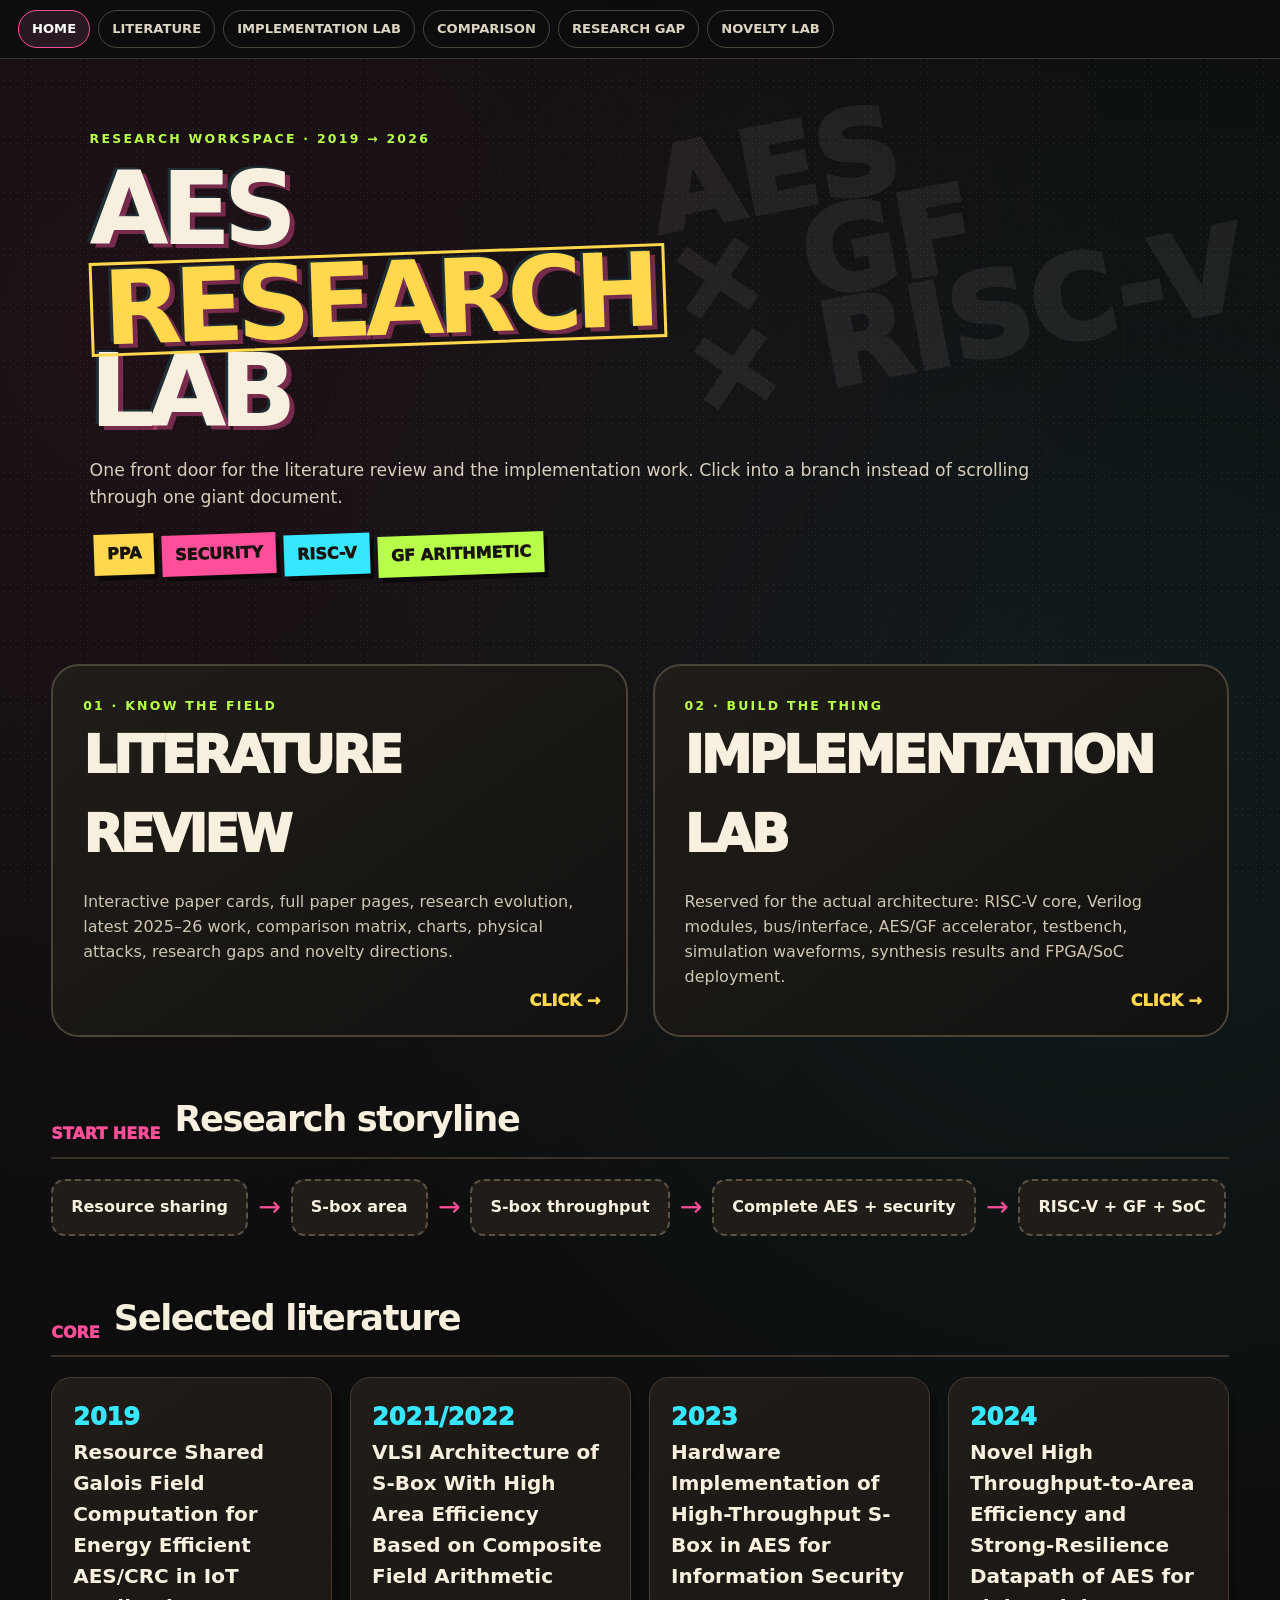
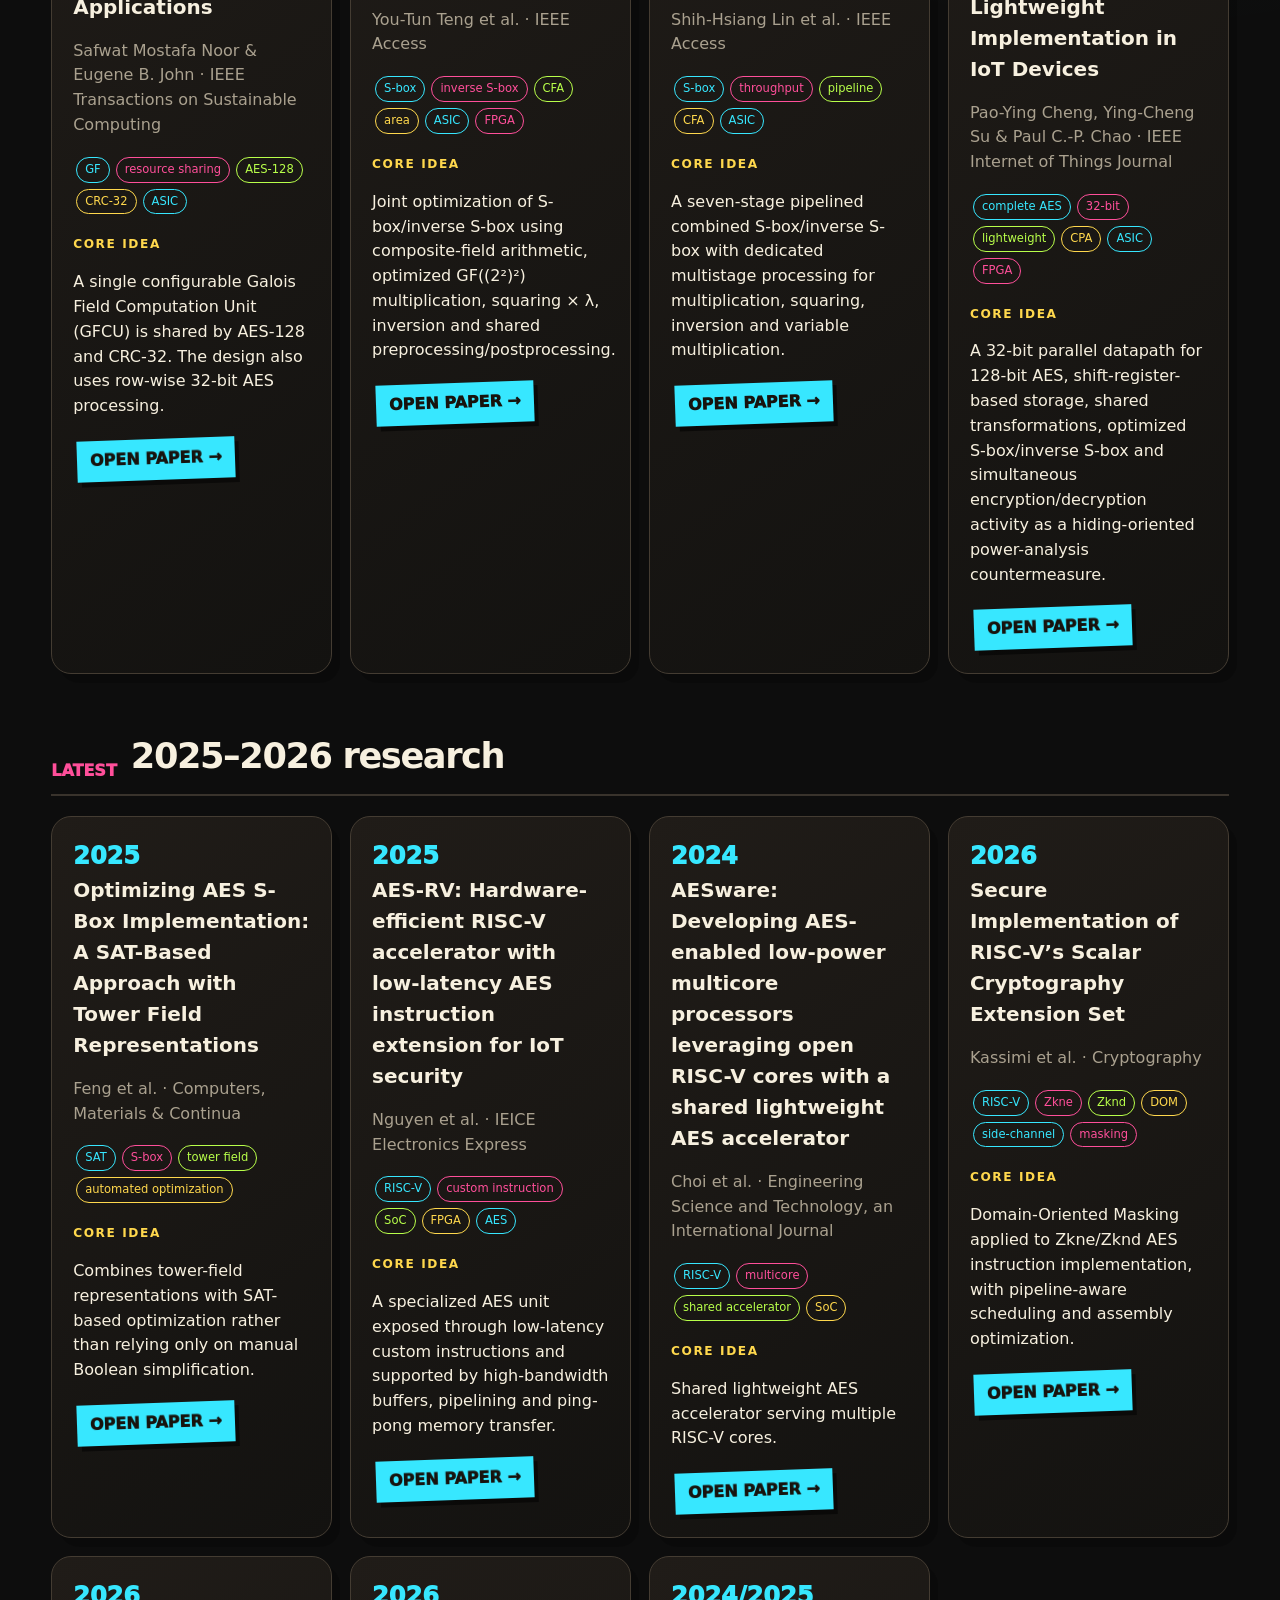
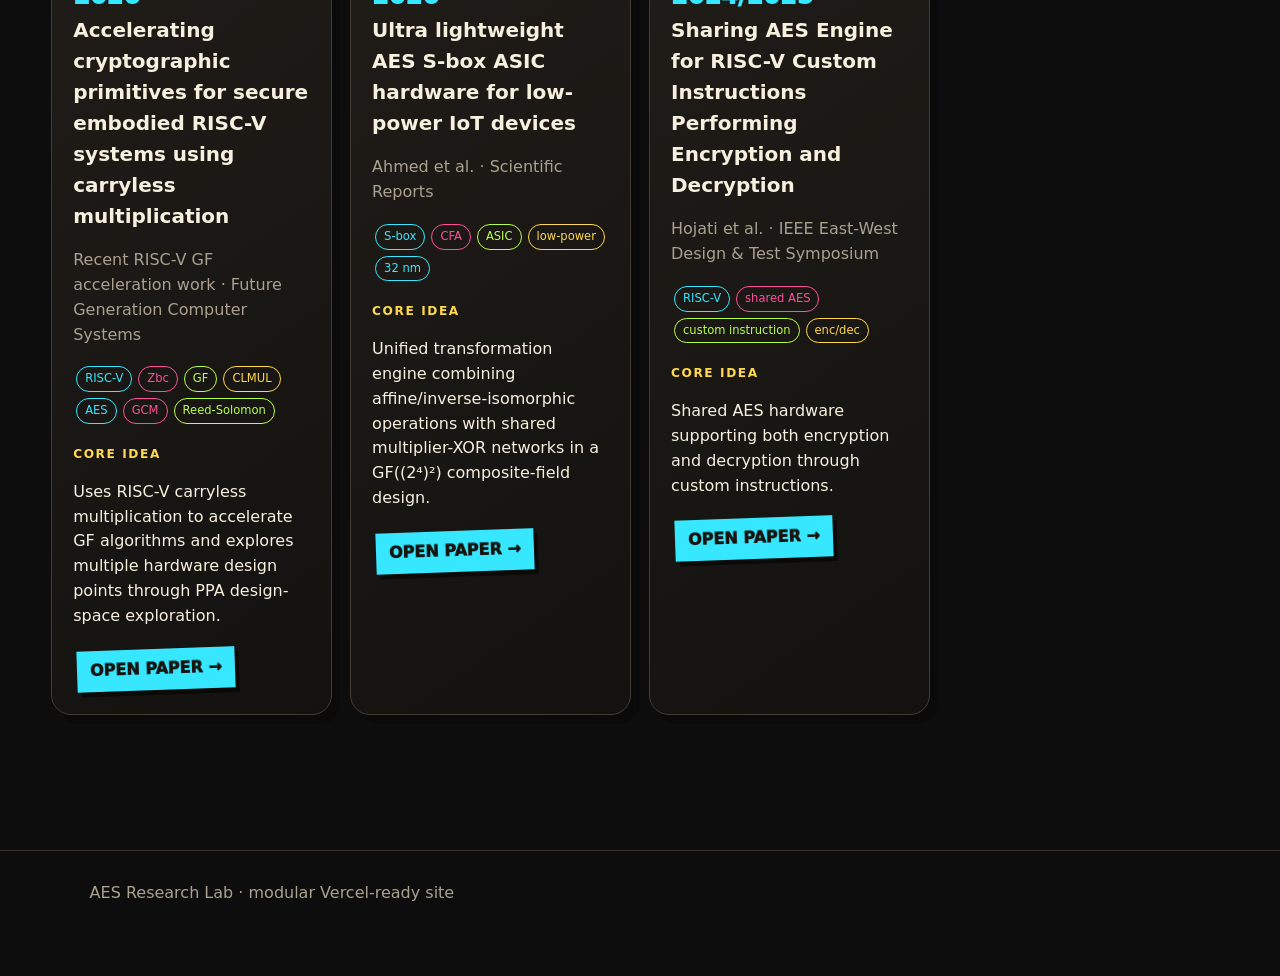
<file: index.html>
<!doctype html><html><head><meta charset="utf-8"><meta name="viewport" content="width=device-width,initial-scale=1"><title>AES Research Lab</title><link rel="stylesheet" href="styles.css"></head><body>
<nav class="nav"></nav>
<header class="hero"><div class="scribble">AES<br>× GF<br>× RISC-V</div><div class="kicker">Research workspace · 2019 → 2026</div>
<h1>AES<br><span class="marker">RESEARCH</span><br>LAB</h1>
<p class="lead">One front door for the literature review and the implementation work. Click into a branch instead of scrolling through one giant document.</p>
<div class="stickers"><span class="sticker">PPA</span><span class="sticker pink">SECURITY</span><span class="sticker cyan">RISC-V</span><span class="sticker lime">GF ARITHMETIC</span></div></header>
<main class="wrap">
<section class="home-options">
<a class="option" href="literature.html"><div><div class="kicker">01 · KNOW THE FIELD</div><div class="big">LITERATURE<br>REVIEW</div><p>Interactive paper cards, full paper pages, research evolution, latest 2025–26 work, comparison matrix, charts, physical attacks, research gaps and novelty directions.</p></div></a>
<a class="option" href="implementation.html"><div><div class="kicker">02 · BUILD THE THING</div><div class="big">IMPLEMENTATION<br>LAB</div><p>Reserved for the actual architecture: RISC-V core, Verilog modules, bus/interface, AES/GF accelerator, testbench, simulation waveforms, synthesis results and FPGA/SoC deployment.</p></div></a>
</section>
<section class="section"><div class="sectitle"><span class="num">START HERE</span><h2>Research storyline</h2></div>
<div class="flow"><div class="node">Resource sharing</div><div class="arrow">→</div><div class="node">S-box area</div><div class="arrow">→</div><div class="node">S-box throughput</div><div class="arrow">→</div><div class="node">Complete AES + security</div><div class="arrow">→</div><div class="node">RISC-V + GF + SoC</div></div></section>
<section class="section"><div class="sectitle"><span class="num">CORE</span><h2>Selected literature</h2></div><div id="coreCards" class="grid"></div></section>
<section class="section"><div class="sectitle"><span class="num">LATEST</span><h2>2025–2026 research</h2></div><div id="recentCards" class="grid"></div></section>
</main><footer>AES Research Lab · modular Vercel-ready site</footer><script src="data.js"></script><script src="app.js"></script></body></html>
</file>
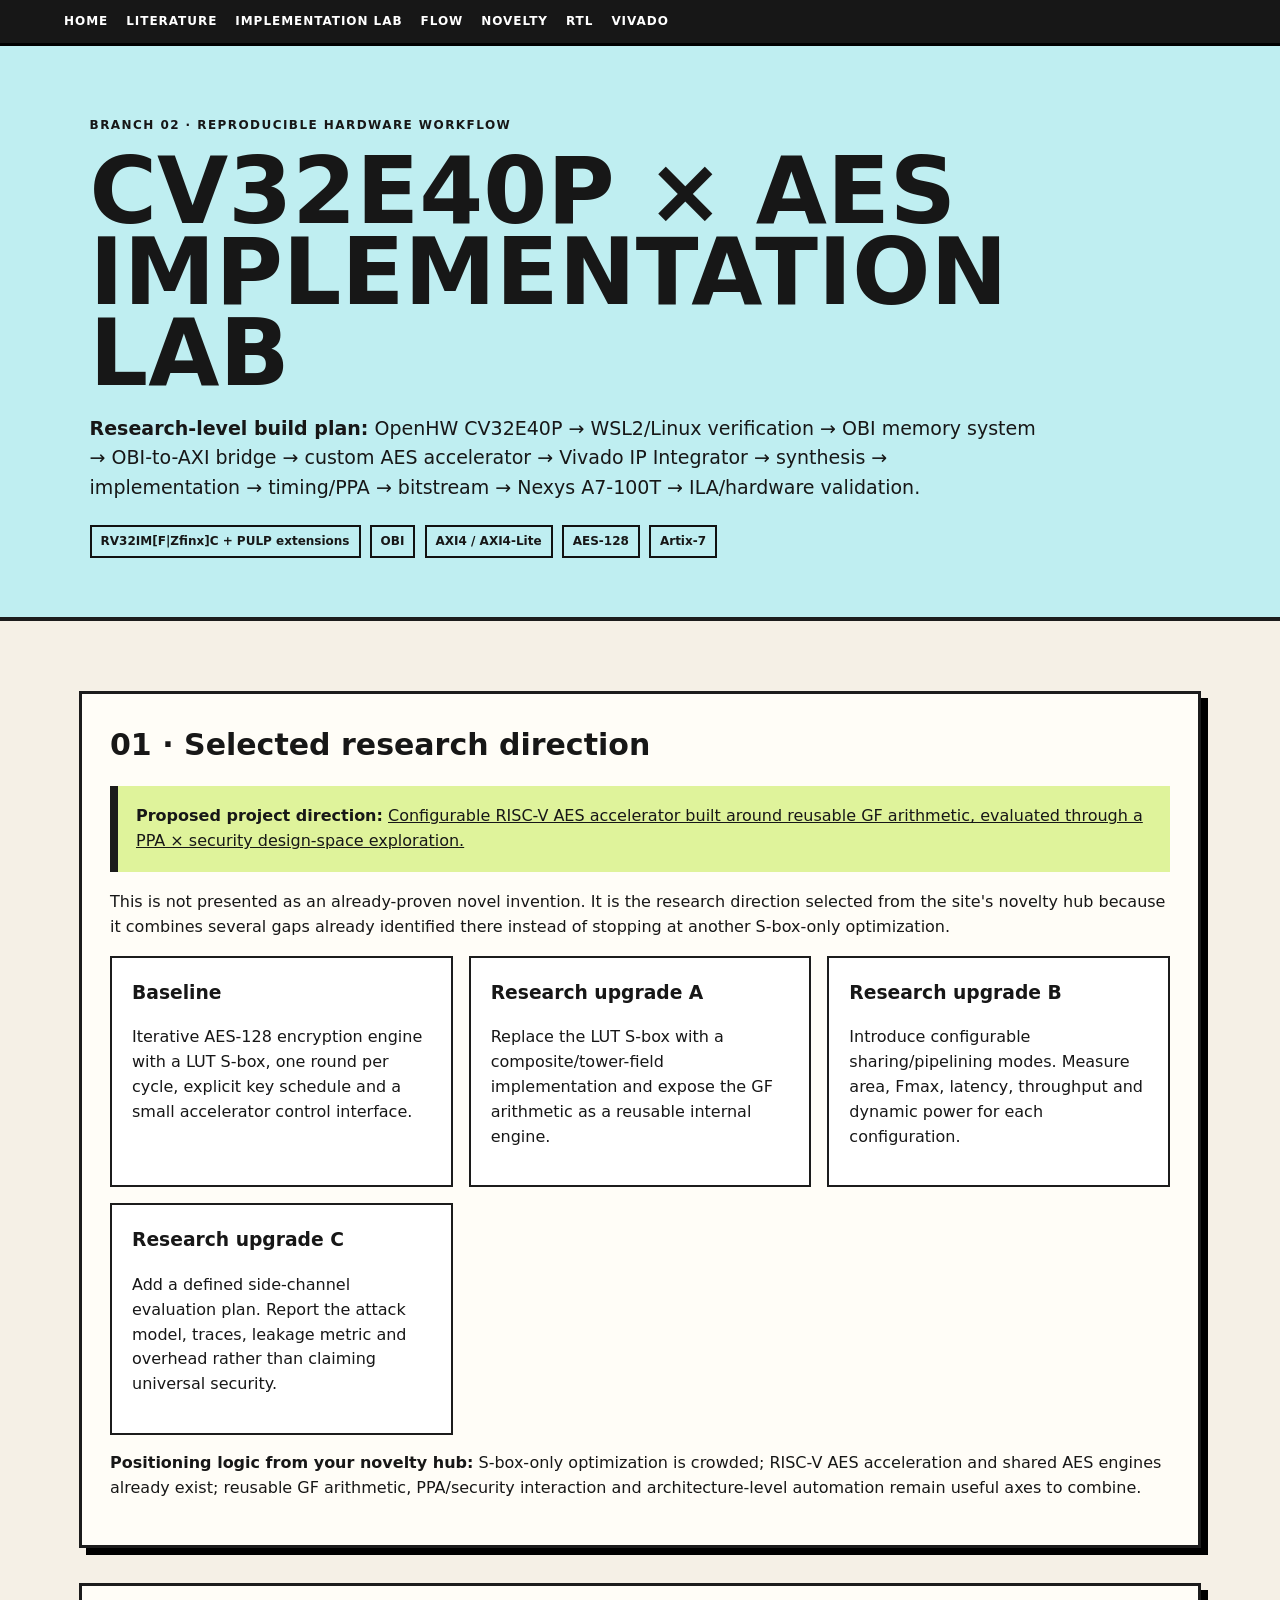
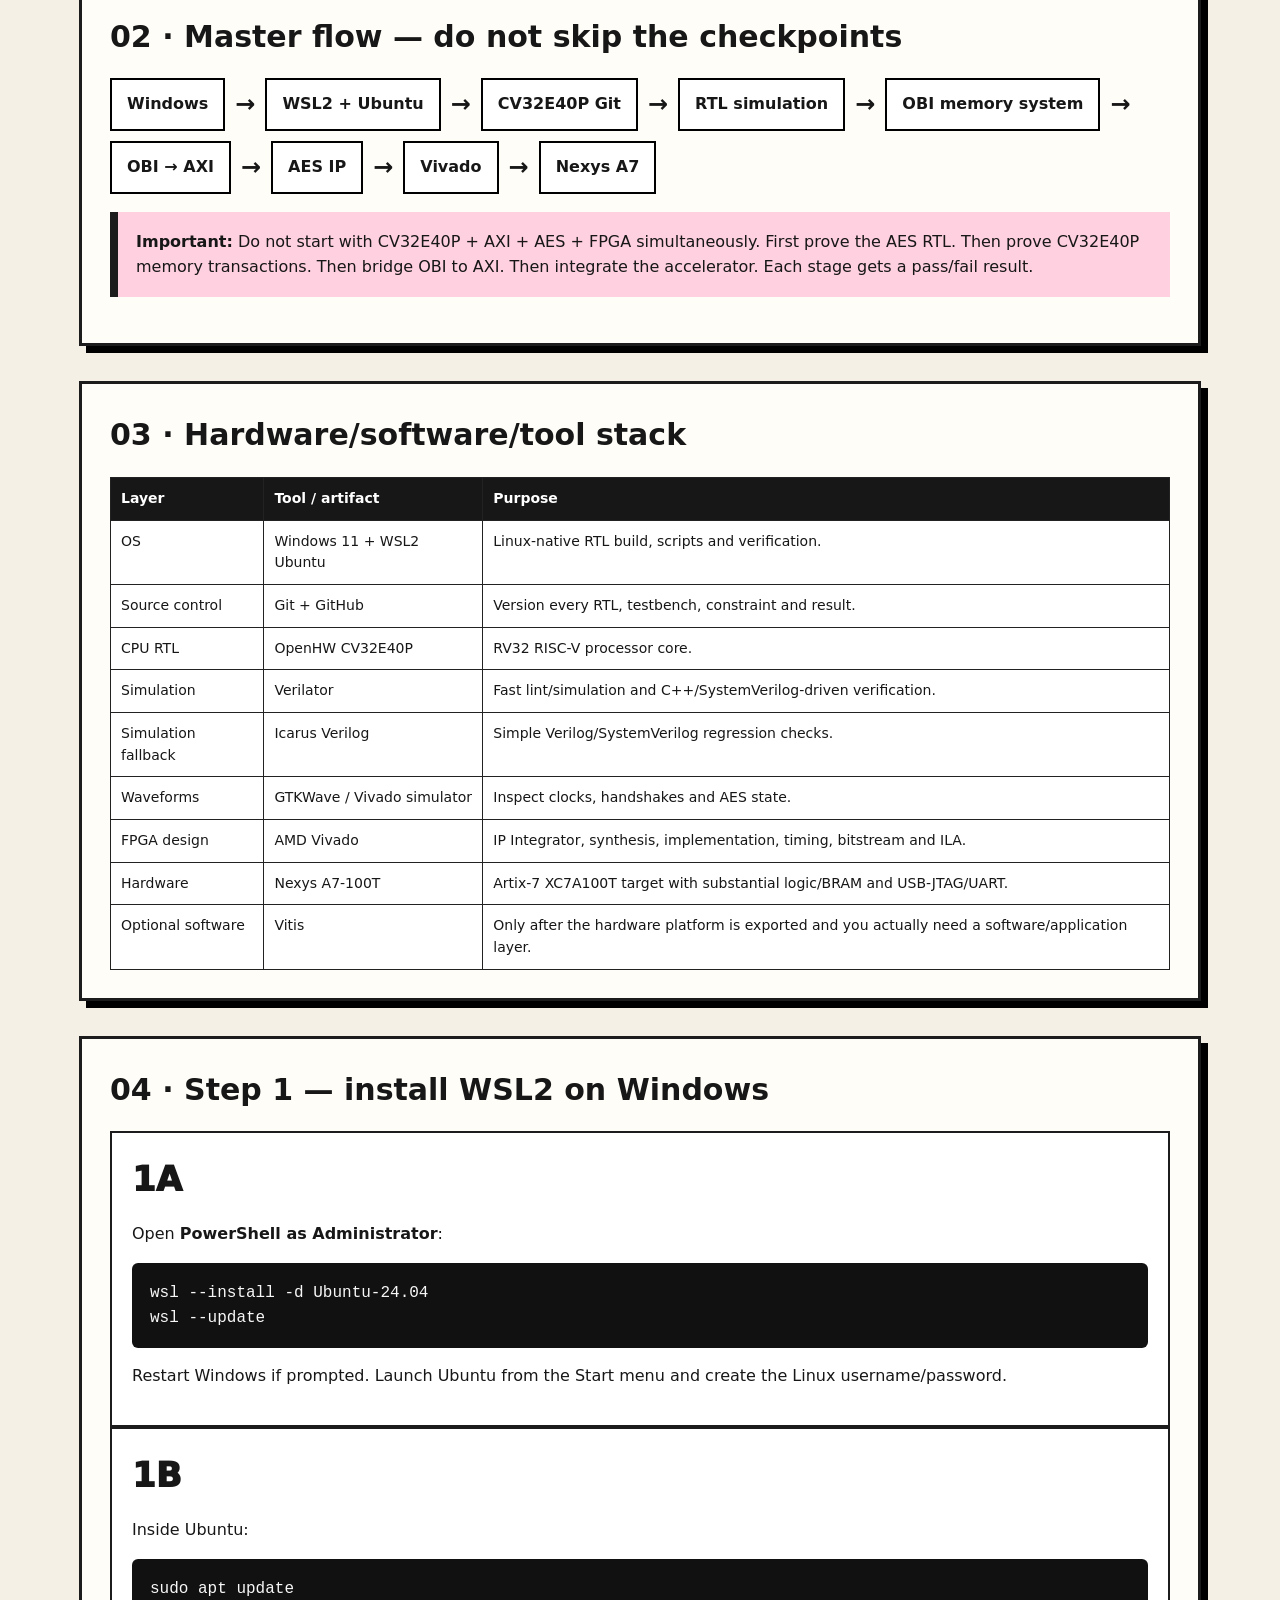
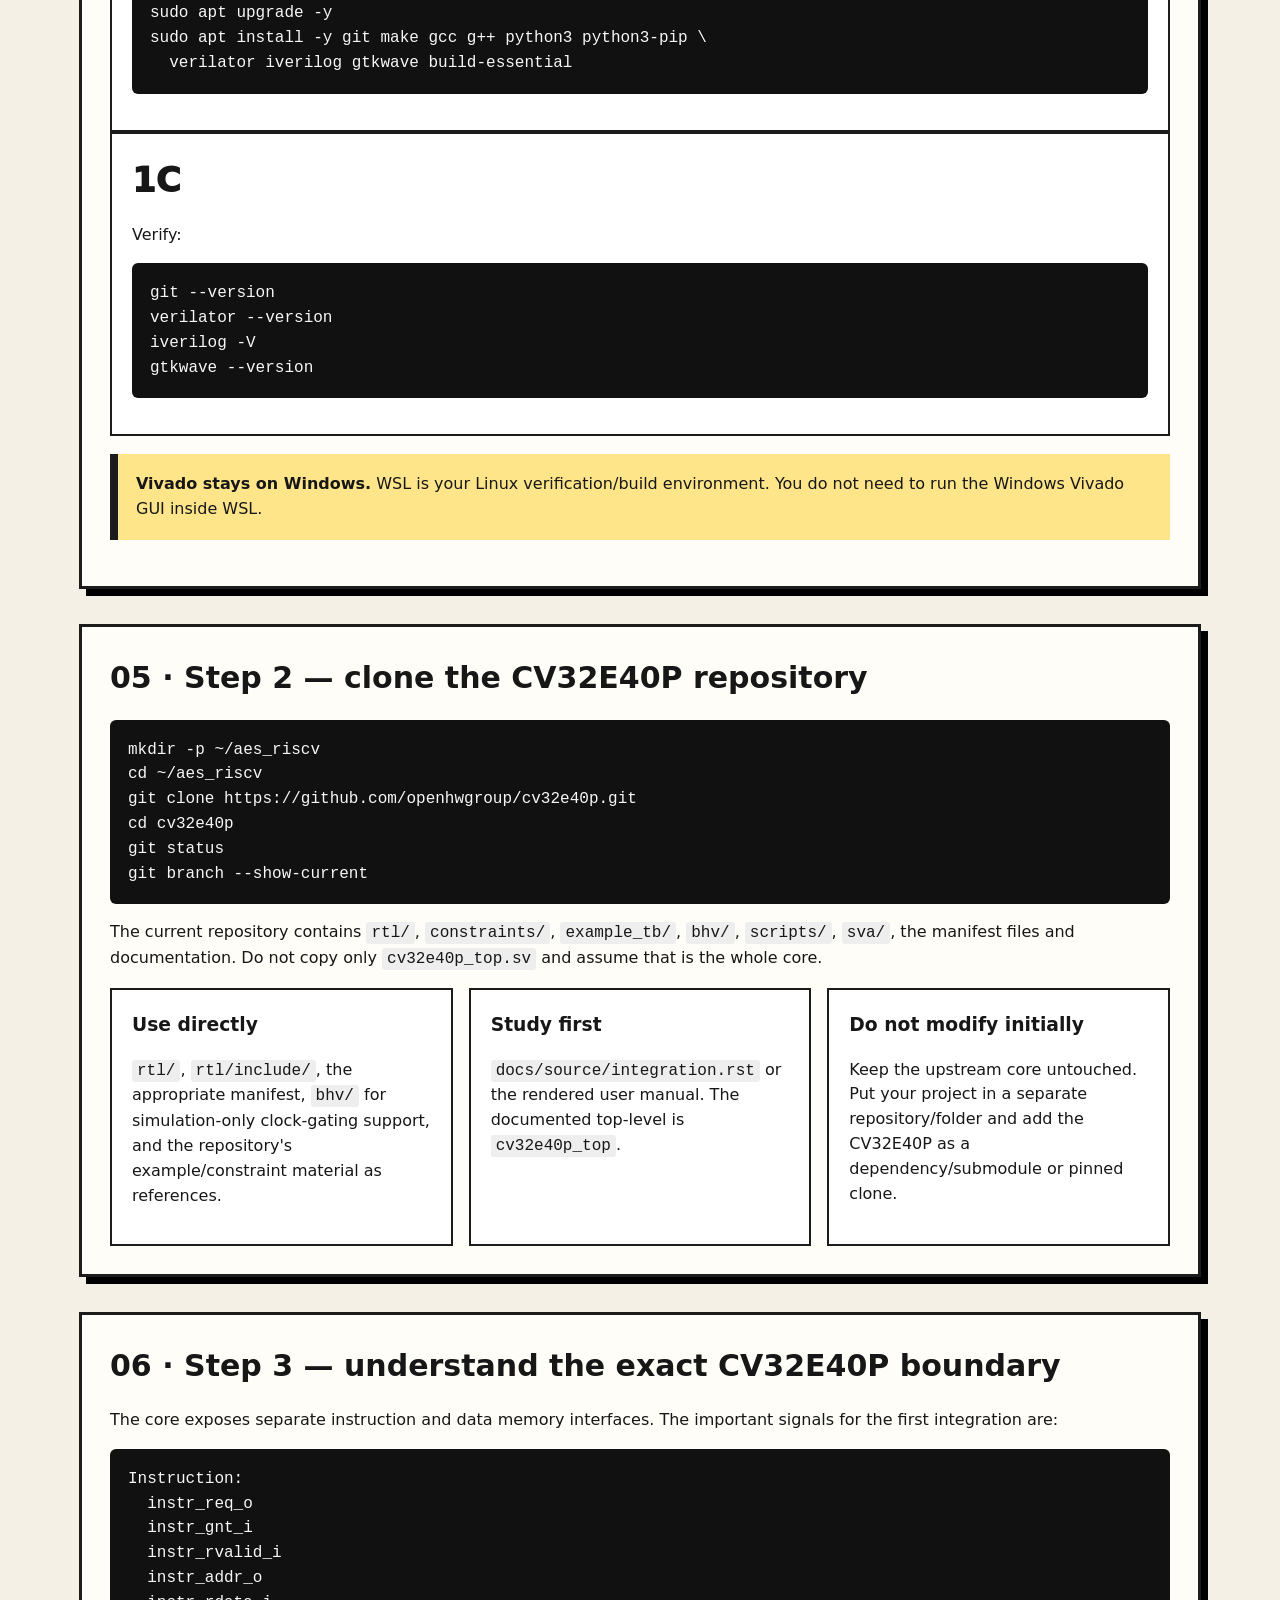
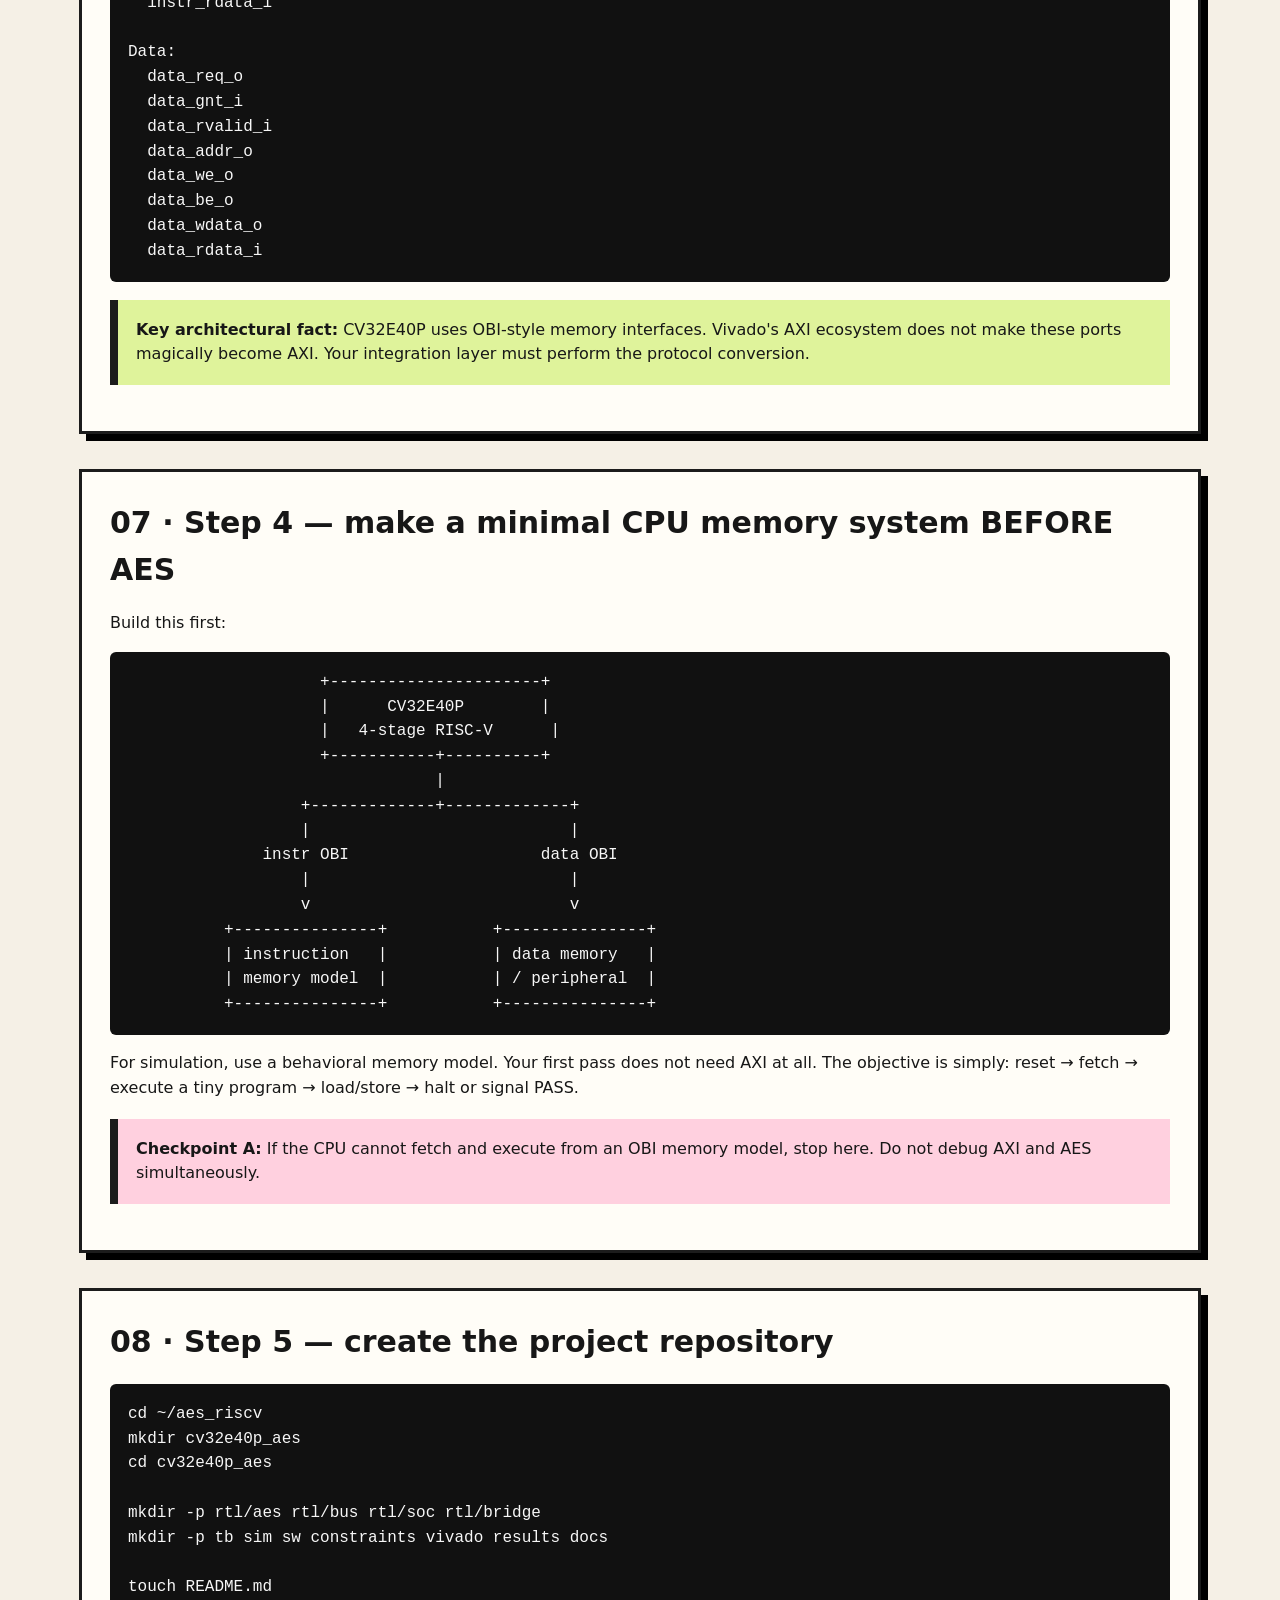
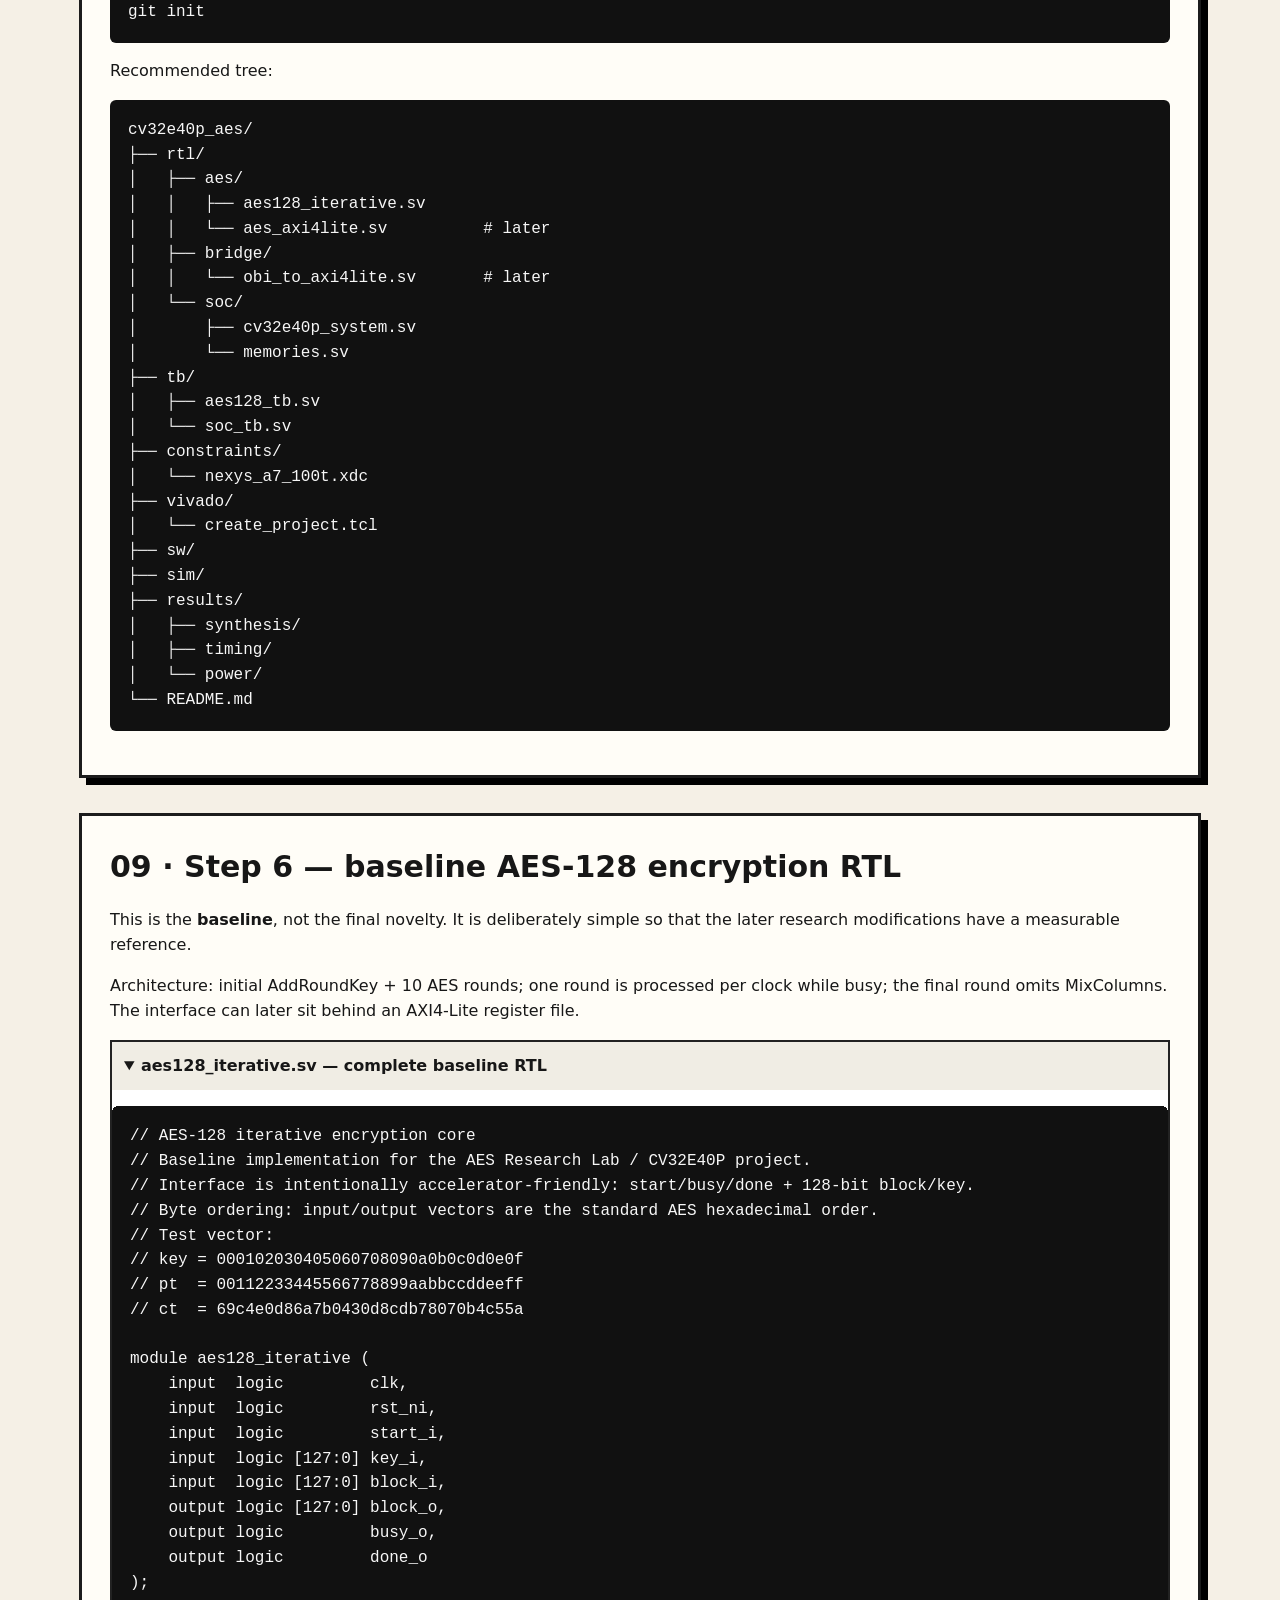
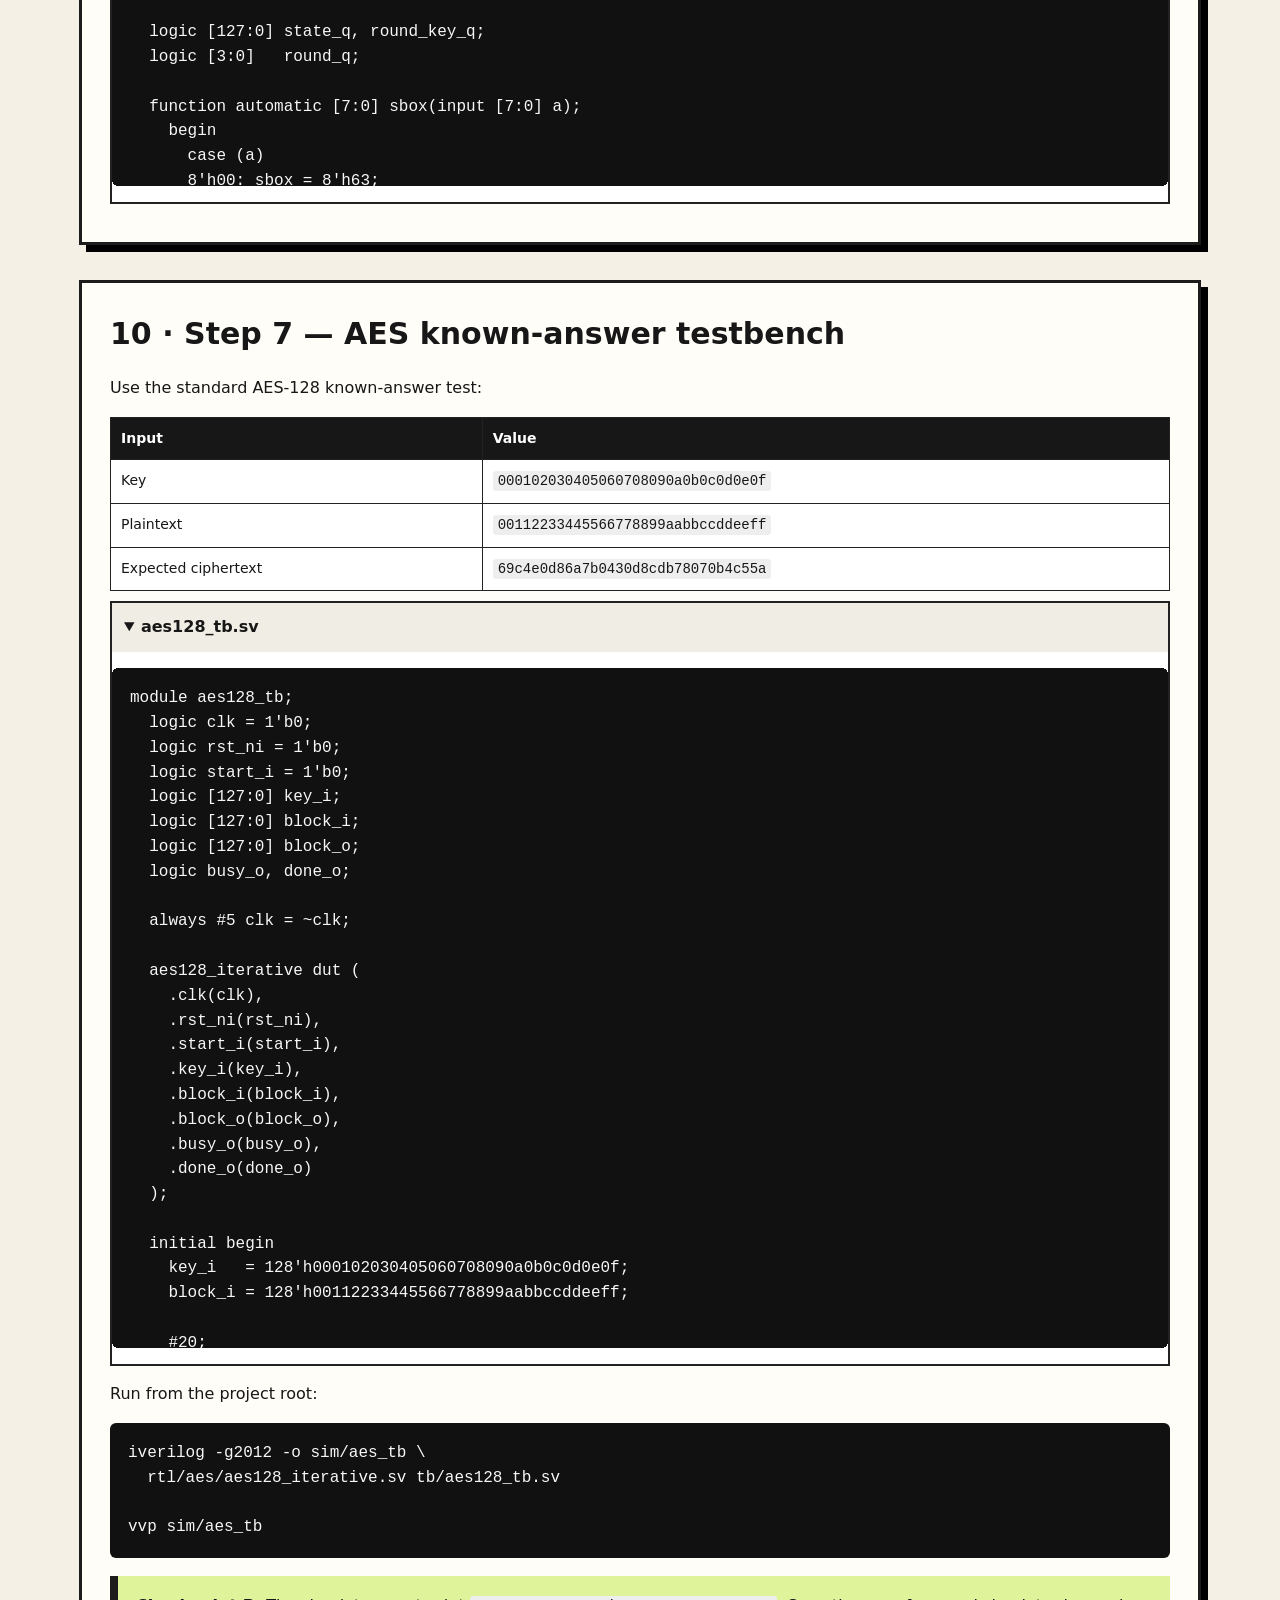
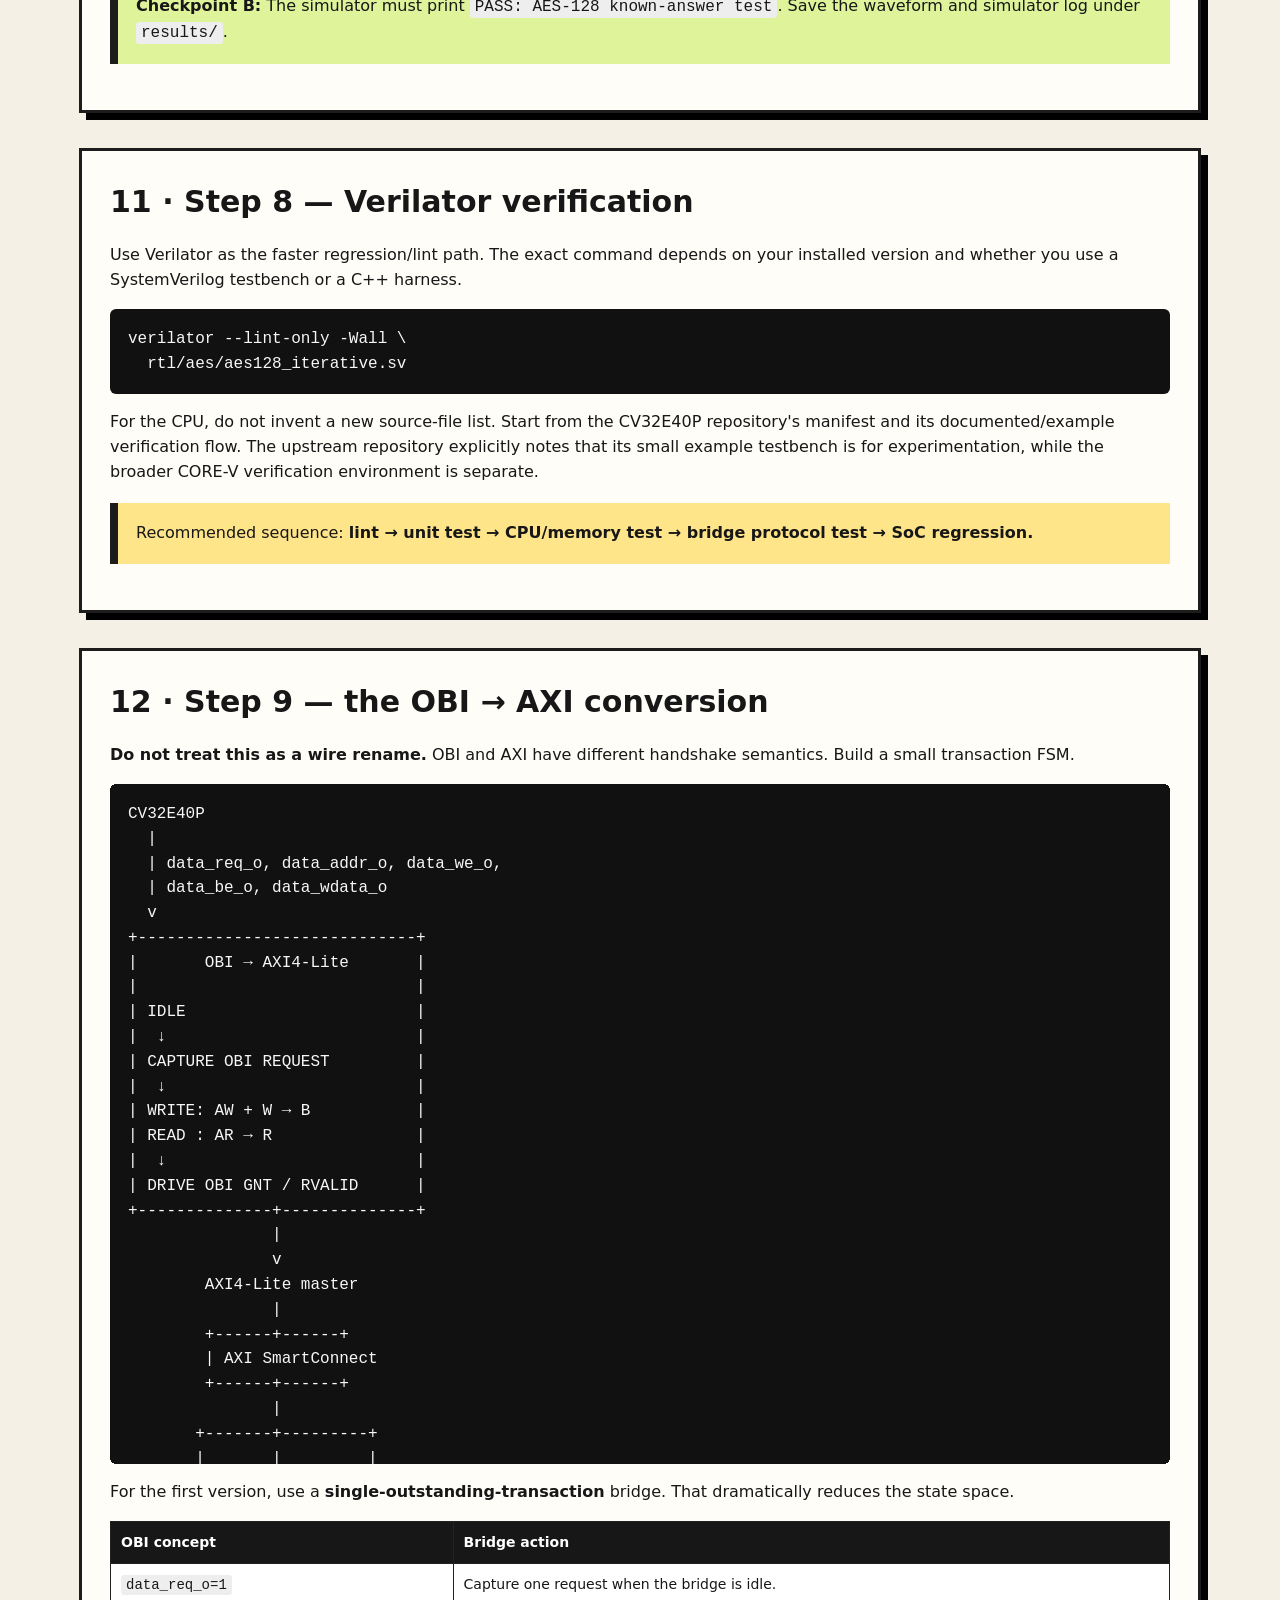
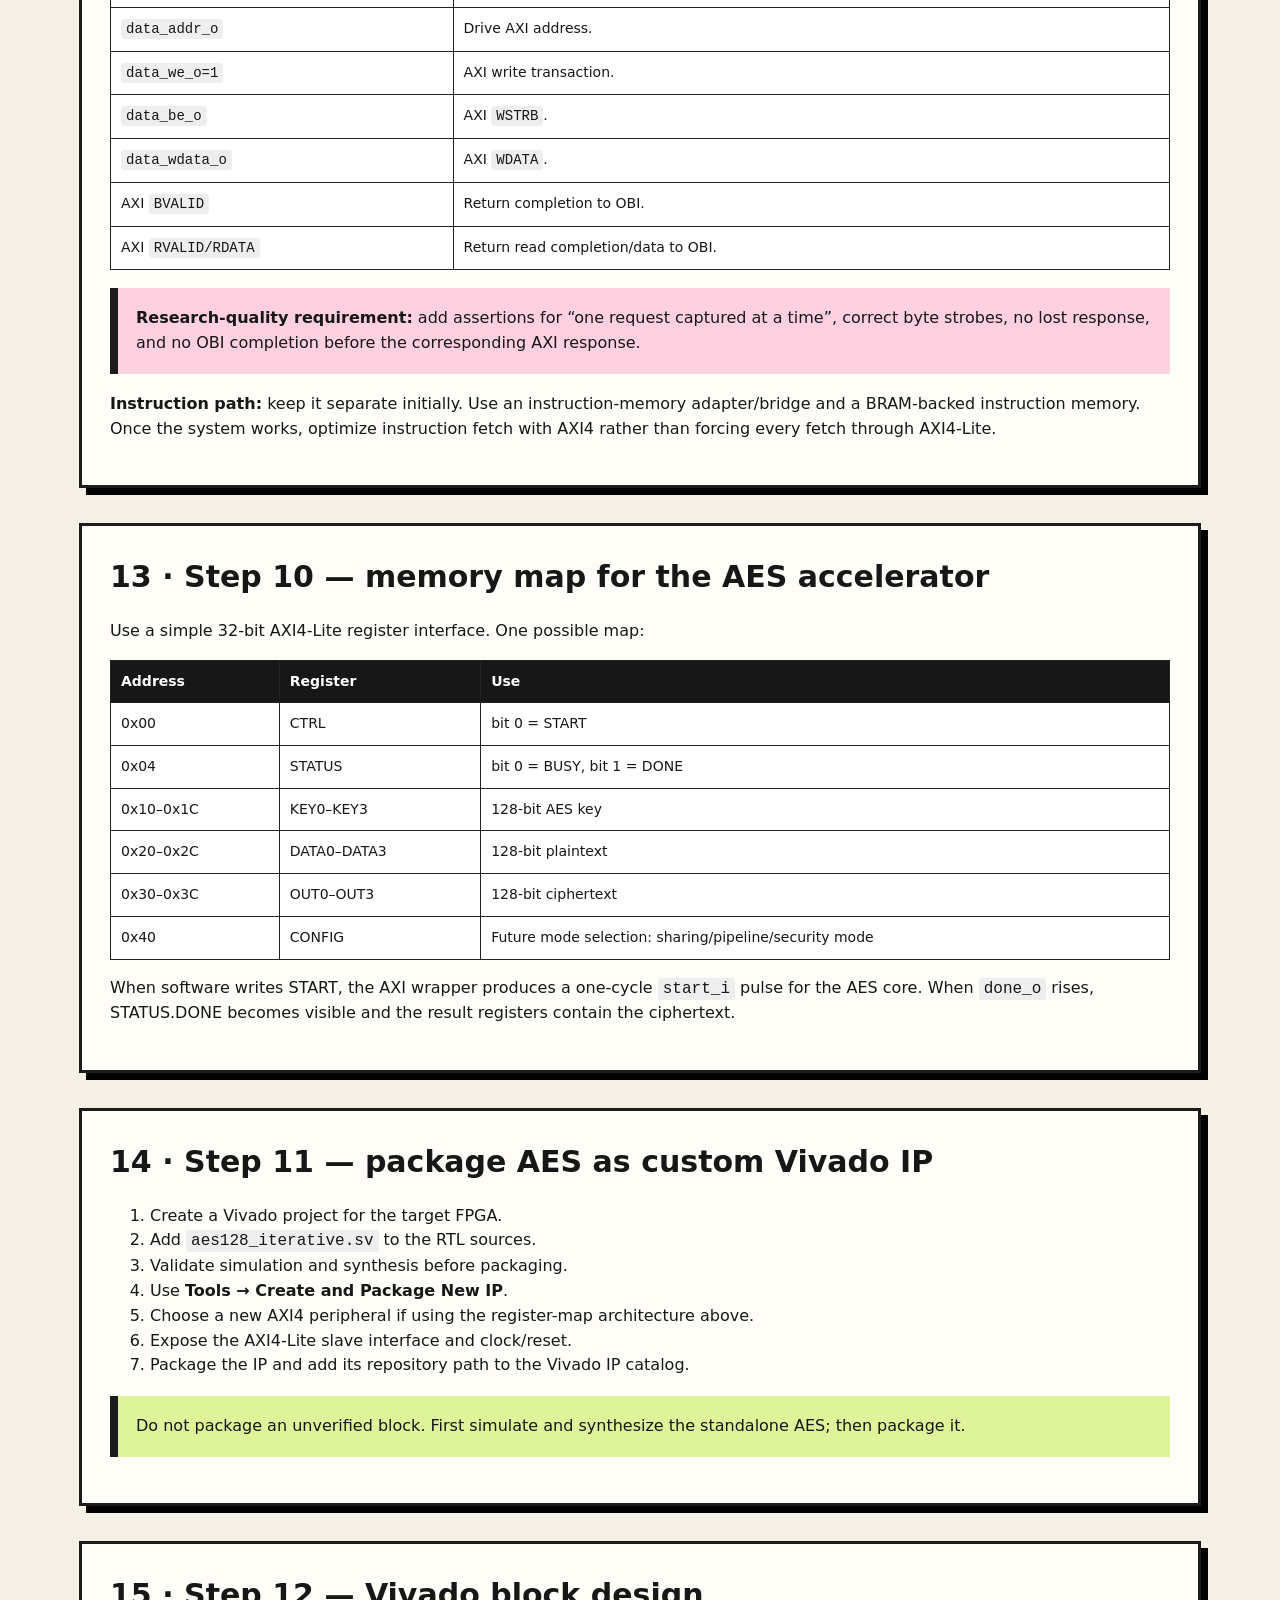
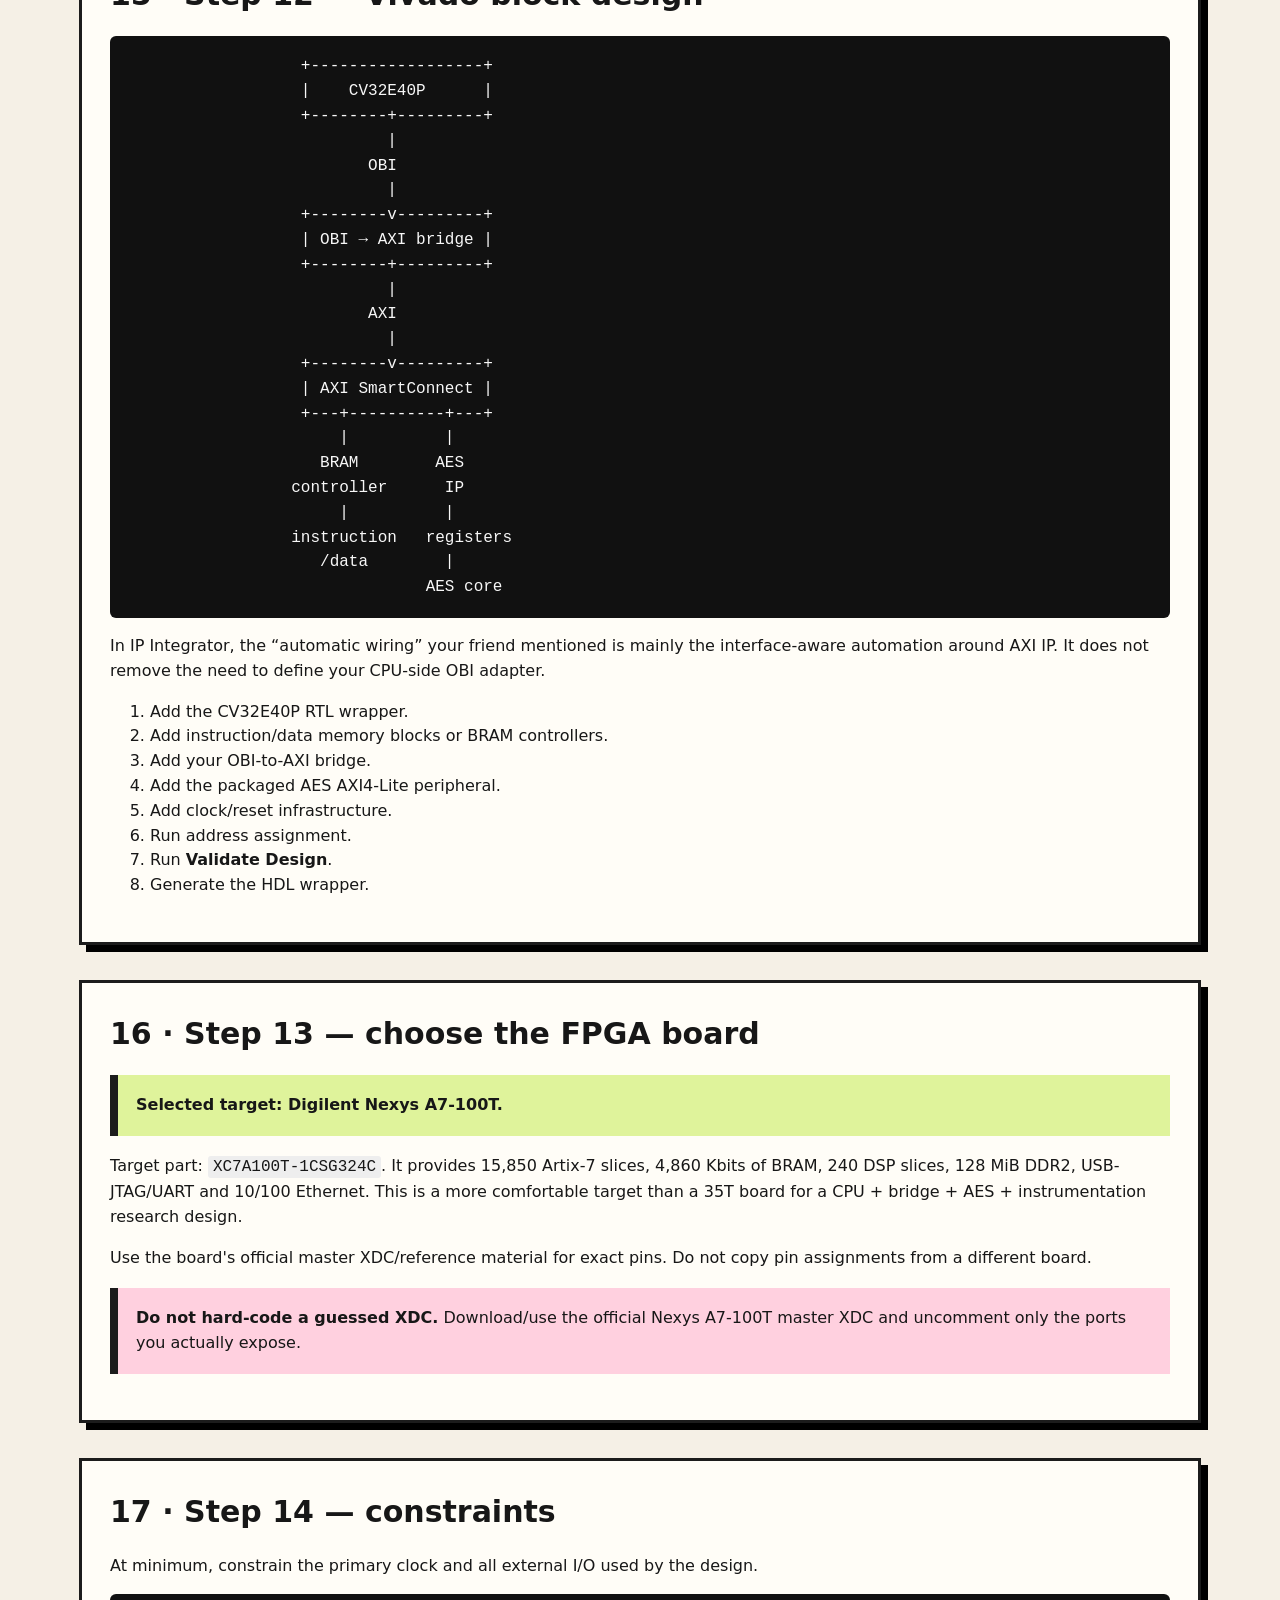
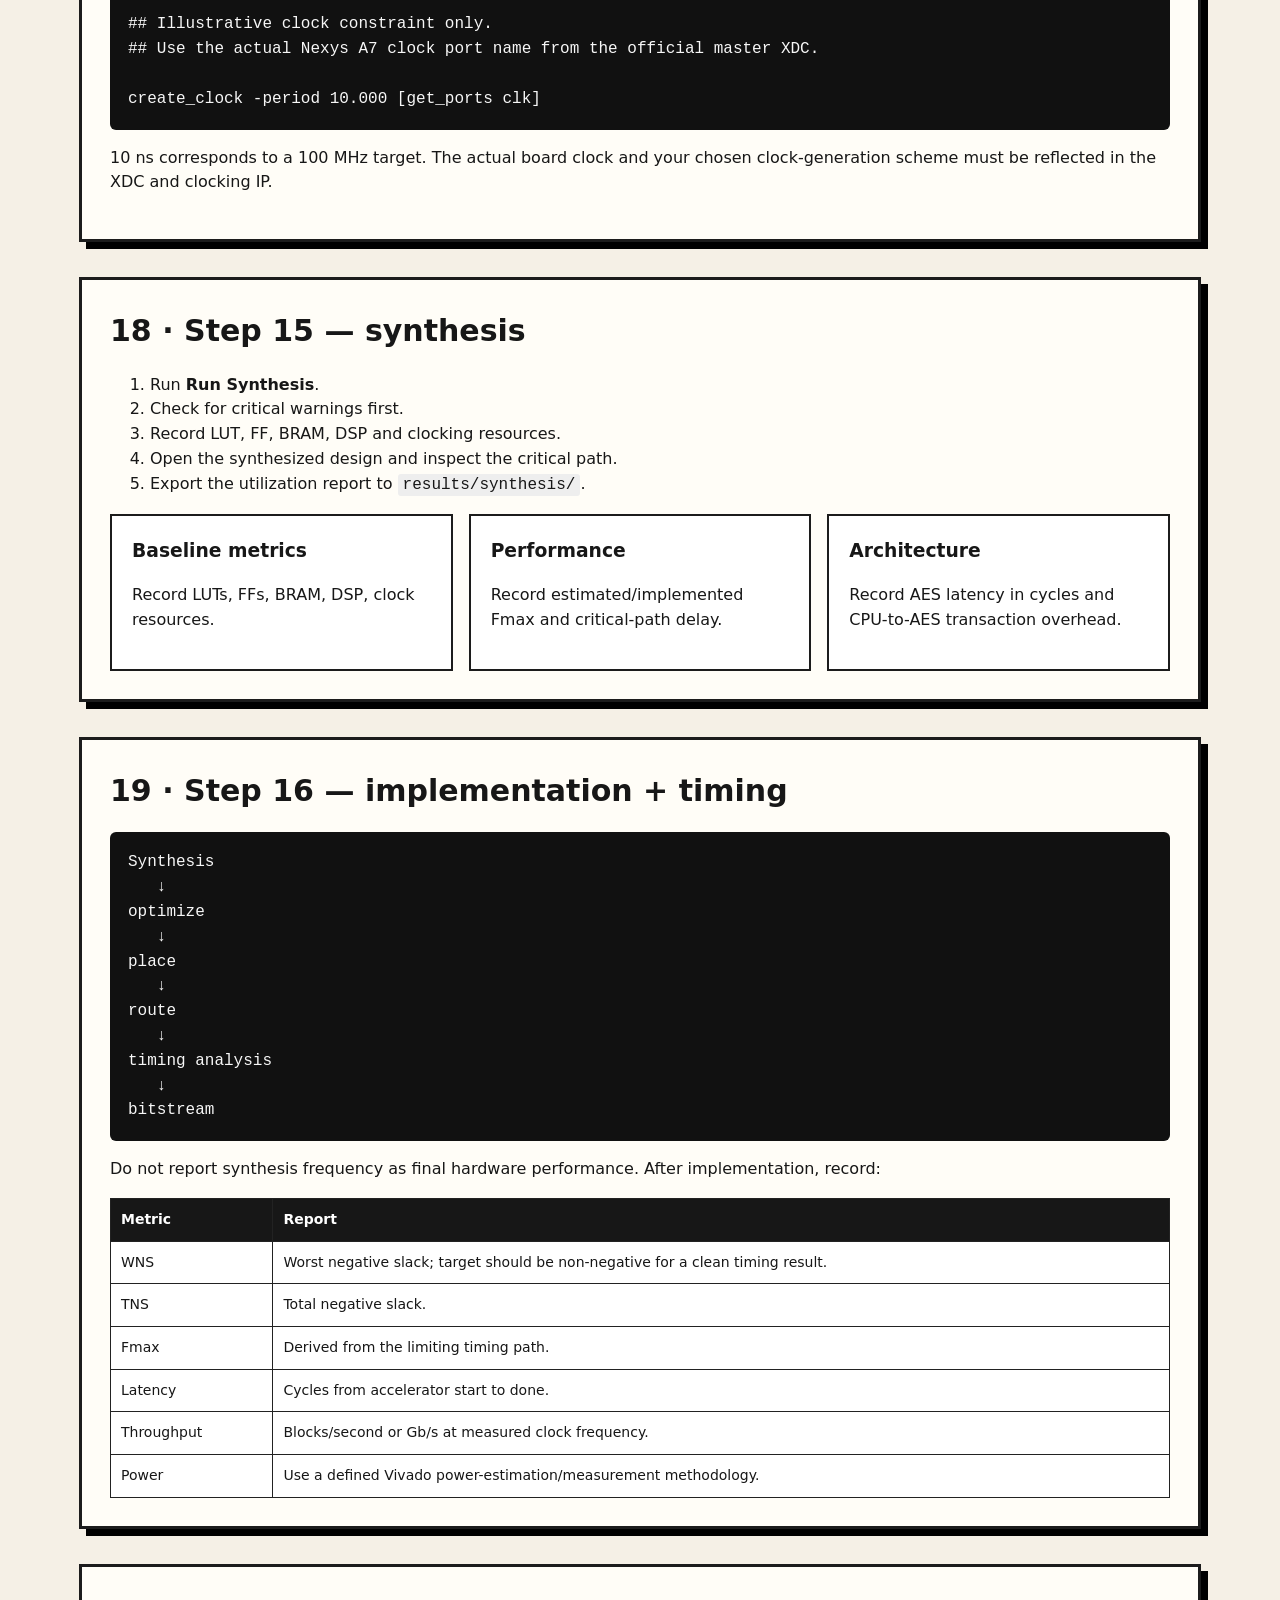
<file: implementation.html>
<!doctype html>
<html lang="en">
<head>
<meta charset="utf-8">
<meta name="viewport" content="width=device-width,initial-scale=1">
<title>Implementation Lab — CV32E40P × AES Accelerator</title>
<style>
:root{--bg:#f5f0e6;--ink:#171717;--muted:#5c5a55;--card:#fffdf7;--line:#1c1c1c;--cyan:#bfeef1;--pink:#ffd0df;--lime:#dff39b;--yellow:#ffe58a}
*{box-sizing:border-box} body{margin:0;background:var(--bg);color:var(--ink);font-family:Inter,system-ui,-apple-system,Segoe UI,Arial,sans-serif;line-height:1.55}
nav{position:sticky;top:0;z-index:20;background:#171717;color:#fff;padding:12px 5%;display:flex;gap:18px;flex-wrap:wrap;border-bottom:3px solid #000}
nav a{color:#fff;text-decoration:none;font-weight:800;font-size:12px;letter-spacing:.08em}
.hero{padding:70px 7% 55px;border-bottom:4px solid var(--line);background:var(--cyan)}
.kicker,.label{font-weight:900;letter-spacing:.12em;text-transform:uppercase;font-size:12px}
h1{font-size:clamp(42px,8vw,92px);line-height:.88;margin:18px 0}
h2{font-size:30px;margin:0 0 18px} h3{margin-top:0}
.lead{max-width:950px;font-size:19px}
.wrap{max-width:1250px;margin:auto;padding:35px 5% 80px}
.section{margin:35px 0;padding:28px;background:var(--card);border:3px solid var(--line);box-shadow:7px 7px 0 #000}
.section > .section{box-shadow:none}
.grid{display:grid;grid-template-columns:repeat(auto-fit,minmax(270px,1fr));gap:16px}
.card,.step{padding:20px;border:2px solid var(--line);background:#fff}
.callout{padding:18px;border-left:8px solid var(--line);background:var(--yellow);margin:18px 0}
.good{background:var(--lime)} .warn{background:var(--pink)}
.flow{display:flex;gap:10px;align-items:center;flex-wrap:wrap}
.node{padding:12px 15px;border:2px solid #000;background:#fff;font-weight:900}
.arrow{font-size:24px;font-weight:900}
table{width:100%;border-collapse:collapse;background:#fff;font-size:14px}
th,td{border:1.5px solid #222;padding:10px;vertical-align:top;text-align:left}
th{background:#171717;color:#fff}
code,.mono,pre{font-family:"SFMono-Regular",Consolas,Monaco,monospace}
pre{background:#111;color:#f7f7f7;padding:18px;overflow:auto;border-radius:6px;white-space:pre;max-height:680px}
code{background:#eee;padding:2px 5px;border-radius:3px}
.small{color:var(--muted);font-size:13px}
.badge{display:inline-block;padding:5px 9px;border:2px solid #111;margin:4px 4px 4px 0;font-weight:800;font-size:12px}
.sticky{position:sticky;top:55px;z-index:10;background:#fff;border:2px solid #111;padding:12px;margin-bottom:15px}
details{border:2px solid #222;margin:10px 0;background:#fff}
summary{cursor:pointer;padding:12px;font-weight:900;background:#f0ede4}
.stepno{font-size:34px;font-weight:1000}
a{color:#064f57}
.cmd{display:block;background:#111;color:#fff;padding:14px;border-radius:5px;overflow:auto}
.ok{font-weight:900}.check{font-size:18px}
footer{padding:35px 5%;background:#171717;color:#fff}
</style>
</head>
<body>
<nav>
<a href="index.html">HOME</a>
<a href="literature.html">LITERATURE</a>
<a href="implementation.html">IMPLEMENTATION LAB</a>
<a href="#flow">FLOW</a>
<a href="#novelty">NOVELTY</a>
<a href="#rtl">RTL</a>
<a href="#vivado">VIVADO</a>
</nav>

<header class="hero">
<div class="kicker">Branch 02 · reproducible hardware workflow</div>
<h1>CV32E40P × AES<br>IMPLEMENTATION LAB</h1>
<p class="lead"><b>Research-level build plan:</b> OpenHW CV32E40P → WSL2/Linux verification → OBI memory system → OBI-to-AXI bridge → custom AES accelerator → Vivado IP Integrator → synthesis → implementation → timing/PPA → bitstream → Nexys A7-100T → ILA/hardware validation.</p>
<div>
<span class="badge">RV32IM[F|Zfinx]C + PULP extensions</span>
<span class="badge">OBI</span>
<span class="badge">AXI4 / AXI4-Lite</span>
<span class="badge">AES-128</span>
<span class="badge">Artix-7</span>
</div>
</header>

<main class="wrap">

<section class="section" id="novelty">
<h2>01 · Selected research direction</h2>
<div class="callout good">
<b>Proposed project direction:</b> <u>Configurable RISC-V AES accelerator built around reusable GF arithmetic, evaluated through a PPA × security design-space exploration.</u>
</div>
<p>This is not presented as an already-proven novel invention. It is the research direction selected from the site's novelty hub because it combines several gaps already identified there instead of stopping at another S-box-only optimization.</p>
<div class="grid">
<div class="card"><h3>Baseline</h3><p>Iterative AES-128 encryption engine with a LUT S-box, one round per cycle, explicit key schedule and a small accelerator control interface.</p></div>
<div class="card"><h3>Research upgrade A</h3><p>Replace the LUT S-box with a composite/tower-field implementation and expose the GF arithmetic as a reusable internal engine.</p></div>
<div class="card"><h3>Research upgrade B</h3><p>Introduce configurable sharing/pipelining modes. Measure area, Fmax, latency, throughput and dynamic power for each configuration.</p></div>
<div class="card"><h3>Research upgrade C</h3><p>Add a defined side-channel evaluation plan. Report the attack model, traces, leakage metric and overhead rather than claiming universal security.</p></div>
</div>
<p><b>Positioning logic from your novelty hub:</b> S-box-only optimization is crowded; RISC-V AES acceleration and shared AES engines already exist; reusable GF arithmetic, PPA/security interaction and architecture-level automation remain useful axes to combine.</p>
</section>

<section class="section" id="flow">
<h2>02 · Master flow — do not skip the checkpoints</h2>
<div class="flow">
<div class="node">Windows</div><div class="arrow">→</div>
<div class="node">WSL2 + Ubuntu</div><div class="arrow">→</div>
<div class="node">CV32E40P Git</div><div class="arrow">→</div>
<div class="node">RTL simulation</div><div class="arrow">→</div>
<div class="node">OBI memory system</div><div class="arrow">→</div>
<div class="node">OBI → AXI</div><div class="arrow">→</div>
<div class="node">AES IP</div><div class="arrow">→</div>
<div class="node">Vivado</div><div class="arrow">→</div>
<div class="node">Nexys A7</div>
</div>
<div class="callout warn"><b>Important:</b> Do not start with CV32E40P + AXI + AES + FPGA simultaneously. First prove the AES RTL. Then prove CV32E40P memory transactions. Then bridge OBI to AXI. Then integrate the accelerator. Each stage gets a pass/fail result.</div>
</section>

<section class="section">
<h2>03 · Hardware/software/tool stack</h2>
<table>
<tr><th>Layer</th><th>Tool / artifact</th><th>Purpose</th></tr>
<tr><td>OS</td><td>Windows 11 + WSL2 Ubuntu</td><td>Linux-native RTL build, scripts and verification.</td></tr>
<tr><td>Source control</td><td>Git + GitHub</td><td>Version every RTL, testbench, constraint and result.</td></tr>
<tr><td>CPU RTL</td><td>OpenHW CV32E40P</td><td>RV32 RISC-V processor core.</td></tr>
<tr><td>Simulation</td><td>Verilator</td><td>Fast lint/simulation and C++/SystemVerilog-driven verification.</td></tr>
<tr><td>Simulation fallback</td><td>Icarus Verilog</td><td>Simple Verilog/SystemVerilog regression checks.</td></tr>
<tr><td>Waveforms</td><td>GTKWave / Vivado simulator</td><td>Inspect clocks, handshakes and AES state.</td></tr>
<tr><td>FPGA design</td><td>AMD Vivado</td><td>IP Integrator, synthesis, implementation, timing, bitstream and ILA.</td></tr>
<tr><td>Hardware</td><td>Nexys A7-100T</td><td>Artix-7 XC7A100T target with substantial logic/BRAM and USB-JTAG/UART.</td></tr>
<tr><td>Optional software</td><td>Vitis</td><td>Only after the hardware platform is exported and you actually need a software/application layer.</td></tr>
</table>
</section>

<section class="section">
<h2>04 · Step 1 — install WSL2 on Windows</h2>
<div class="step"><span class="stepno">1A</span><p>Open <b>PowerShell as Administrator</b>:</p><pre>wsl --install -d Ubuntu-24.04
wsl --update</pre><p>Restart Windows if prompted. Launch Ubuntu from the Start menu and create the Linux username/password.</p></div>
<div class="step"><span class="stepno">1B</span><p>Inside Ubuntu:</p><pre>sudo apt update
sudo apt upgrade -y
sudo apt install -y git make gcc g++ python3 python3-pip \
  verilator iverilog gtkwave build-essential</pre></div>
<div class="step"><span class="stepno">1C</span><p>Verify:</p><pre>git --version
verilator --version
iverilog -V
gtkwave --version</pre></div>
<div class="callout"><b>Vivado stays on Windows.</b> WSL is your Linux verification/build environment. You do not need to run the Windows Vivado GUI inside WSL.</div>
</section>

<section class="section">
<h2>05 · Step 2 — clone the CV32E40P repository</h2>
<pre>mkdir -p ~/aes_riscv
cd ~/aes_riscv
git clone https://github.com/openhwgroup/cv32e40p.git
cd cv32e40p
git status
git branch --show-current</pre>
<p>The current repository contains <code>rtl/</code>, <code>constraints/</code>, <code>example_tb/</code>, <code>bhv/</code>, <code>scripts/</code>, <code>sva/</code>, the manifest files and documentation. Do not copy only <code>cv32e40p_top.sv</code> and assume that is the whole core.</p>
<div class="grid">
<div class="card"><h3>Use directly</h3><p><code>rtl/</code>, <code>rtl/include/</code>, the appropriate manifest, <code>bhv/</code> for simulation-only clock-gating support, and the repository's example/constraint material as references.</p></div>
<div class="card"><h3>Study first</h3><p><code>docs/source/integration.rst</code> or the rendered user manual. The documented top-level is <code>cv32e40p_top</code>.</p></div>
<div class="card"><h3>Do not modify initially</h3><p>Keep the upstream core untouched. Put your project in a separate repository/folder and add the CV32E40P as a dependency/submodule or pinned clone.</p></div>
</div>
</section>

<section class="section">
<h2>06 · Step 3 — understand the exact CV32E40P boundary</h2>
<p>The core exposes separate instruction and data memory interfaces. The important signals for the first integration are:</p>
<pre>Instruction:
  instr_req_o
  instr_gnt_i
  instr_rvalid_i
  instr_addr_o
  instr_rdata_i

Data:
  data_req_o
  data_gnt_i
  data_rvalid_i
  data_addr_o
  data_we_o
  data_be_o
  data_wdata_o
  data_rdata_i</pre>
<div class="callout good"><b>Key architectural fact:</b> CV32E40P uses OBI-style memory interfaces. Vivado's AXI ecosystem does not make these ports magically become AXI. Your integration layer must perform the protocol conversion.</div>
</section>

<section class="section">
<h2>07 · Step 4 — make a minimal CPU memory system BEFORE AES</h2>
<p>Build this first:</p>
<pre>                    +----------------------+
                    |      CV32E40P        |
                    |   4-stage RISC-V      |
                    +-----------+----------+
                                |
                  +-------------+-------------+
                  |                           |
              instr OBI                    data OBI
                  |                           |
                  v                           v
          +---------------+           +---------------+
          | instruction   |           | data memory   |
          | memory model  |           | / peripheral  |
          +---------------+           +---------------+</pre>
<p>For simulation, use a behavioral memory model. Your first pass does not need AXI at all. The objective is simply: reset → fetch → execute a tiny program → load/store → halt or signal PASS.</p>
<div class="callout warn"><b>Checkpoint A:</b> If the CPU cannot fetch and execute from an OBI memory model, stop here. Do not debug AXI and AES simultaneously.</div>
</section>

<section class="section">
<h2>08 · Step 5 — create the project repository</h2>
<pre>cd ~/aes_riscv
mkdir cv32e40p_aes
cd cv32e40p_aes

mkdir -p rtl/aes rtl/bus rtl/soc rtl/bridge
mkdir -p tb sim sw constraints vivado results docs

touch README.md
git init</pre>
<p>Recommended tree:</p>
<pre>cv32e40p_aes/
├── rtl/
│   ├── aes/
│   │   ├── aes128_iterative.sv
│   │   └── aes_axi4lite.sv          # later
│   ├── bridge/
│   │   └── obi_to_axi4lite.sv       # later
│   └── soc/
│       ├── cv32e40p_system.sv
│       └── memories.sv
├── tb/
│   ├── aes128_tb.sv
│   └── soc_tb.sv
├── constraints/
│   └── nexys_a7_100t.xdc
├── vivado/
│   └── create_project.tcl
├── sw/
├── sim/
├── results/
│   ├── synthesis/
│   ├── timing/
│   └── power/
└── README.md</pre>
</section>

<section class="section" id="rtl">
<h2>09 · Step 6 — baseline AES-128 encryption RTL</h2>
<p>This is the <b>baseline</b>, not the final novelty. It is deliberately simple so that the later research modifications have a measurable reference.</p>
<p>Architecture: initial AddRoundKey + 10 AES rounds; one round is processed per clock while busy; the final round omits MixColumns. The interface can later sit behind an AXI4-Lite register file.</p>
<details open><summary>aes128_iterative.sv — complete baseline RTL</summary>
<pre>// AES-128 iterative encryption core
// Baseline implementation for the AES Research Lab / CV32E40P project.
// Interface is intentionally accelerator-friendly: start/busy/done + 128-bit block/key.
// Byte ordering: input/output vectors are the standard AES hexadecimal order.
// Test vector:
// key = 000102030405060708090a0b0c0d0e0f
// pt  = 00112233445566778899aabbccddeeff
// ct  = 69c4e0d86a7b0430d8cdb78070b4c55a

module aes128_iterative (
    input  logic         clk,
    input  logic         rst_ni,
    input  logic         start_i,
    input  logic [127:0] key_i,
    input  logic [127:0] block_i,
    output logic [127:0] block_o,
    output logic         busy_o,
    output logic         done_o
);

  logic [127:0] state_q, round_key_q;
  logic [3:0]   round_q;

  function automatic [7:0] sbox(input [7:0] a);
    begin
      case (a)
      8&#x27;h00: sbox = 8&#x27;h63;
      8&#x27;h01: sbox = 8&#x27;h7c;
      8&#x27;h02: sbox = 8&#x27;h77;
      8&#x27;h03: sbox = 8&#x27;h7b;
      8&#x27;h04: sbox = 8&#x27;hf2;
      8&#x27;h05: sbox = 8&#x27;h6b;
      8&#x27;h06: sbox = 8&#x27;h6f;
      8&#x27;h07: sbox = 8&#x27;hc5;
      8&#x27;h08: sbox = 8&#x27;h30;
      8&#x27;h09: sbox = 8&#x27;h01;
      8&#x27;h0a: sbox = 8&#x27;h67;
      8&#x27;h0b: sbox = 8&#x27;h2b;
      8&#x27;h0c: sbox = 8&#x27;hfe;
      8&#x27;h0d: sbox = 8&#x27;hd7;
      8&#x27;h0e: sbox = 8&#x27;hab;
      8&#x27;h0f: sbox = 8&#x27;h76;
      8&#x27;h10: sbox = 8&#x27;hca;
      8&#x27;h11: sbox = 8&#x27;h82;
      8&#x27;h12: sbox = 8&#x27;hc9;
      8&#x27;h13: sbox = 8&#x27;h7d;
      8&#x27;h14: sbox = 8&#x27;hfa;
      8&#x27;h15: sbox = 8&#x27;h59;
      8&#x27;h16: sbox = 8&#x27;h47;
      8&#x27;h17: sbox = 8&#x27;hf0;
      8&#x27;h18: sbox = 8&#x27;had;
      8&#x27;h19: sbox = 8&#x27;hd4;
      8&#x27;h1a: sbox = 8&#x27;ha2;
      8&#x27;h1b: sbox = 8&#x27;haf;
      8&#x27;h1c: sbox = 8&#x27;h9c;
      8&#x27;h1d: sbox = 8&#x27;ha4;
      8&#x27;h1e: sbox = 8&#x27;h72;
      8&#x27;h1f: sbox = 8&#x27;hc0;
      8&#x27;h20: sbox = 8&#x27;hb7;
      8&#x27;h21: sbox = 8&#x27;hfd;
      8&#x27;h22: sbox = 8&#x27;h93;
      8&#x27;h23: sbox = 8&#x27;h26;
      8&#x27;h24: sbox = 8&#x27;h36;
      8&#x27;h25: sbox = 8&#x27;h3f;
      8&#x27;h26: sbox = 8&#x27;hf7;
      8&#x27;h27: sbox = 8&#x27;hcc;
      8&#x27;h28: sbox = 8&#x27;h34;
      8&#x27;h29: sbox = 8&#x27;ha5;
      8&#x27;h2a: sbox = 8&#x27;he5;
      8&#x27;h2b: sbox = 8&#x27;hf1;
      8&#x27;h2c: sbox = 8&#x27;h71;
      8&#x27;h2d: sbox = 8&#x27;hd8;
      8&#x27;h2e: sbox = 8&#x27;h31;
      8&#x27;h2f: sbox = 8&#x27;h15;
      8&#x27;h30: sbox = 8&#x27;h04;
      8&#x27;h31: sbox = 8&#x27;hc7;
      8&#x27;h32: sbox = 8&#x27;h23;
      8&#x27;h33: sbox = 8&#x27;hc3;
      8&#x27;h34: sbox = 8&#x27;h18;
      8&#x27;h35: sbox = 8&#x27;h96;
      8&#x27;h36: sbox = 8&#x27;h05;
      8&#x27;h37: sbox = 8&#x27;h9a;
      8&#x27;h38: sbox = 8&#x27;h07;
      8&#x27;h39: sbox = 8&#x27;h12;
      8&#x27;h3a: sbox = 8&#x27;h80;
      8&#x27;h3b: sbox = 8&#x27;he2;
      8&#x27;h3c: sbox = 8&#x27;heb;
      8&#x27;h3d: sbox = 8&#x27;h27;
      8&#x27;h3e: sbox = 8&#x27;hb2;
      8&#x27;h3f: sbox = 8&#x27;h75;
      8&#x27;h40: sbox = 8&#x27;h09;
      8&#x27;h41: sbox = 8&#x27;h83;
      8&#x27;h42: sbox = 8&#x27;h2c;
      8&#x27;h43: sbox = 8&#x27;h1a;
      8&#x27;h44: sbox = 8&#x27;h1b;
      8&#x27;h45: sbox = 8&#x27;h6e;
      8&#x27;h46: sbox = 8&#x27;h5a;
      8&#x27;h47: sbox = 8&#x27;ha0;
      8&#x27;h48: sbox = 8&#x27;h52;
      8&#x27;h49: sbox = 8&#x27;h3b;
      8&#x27;h4a: sbox = 8&#x27;hd6;
      8&#x27;h4b: sbox = 8&#x27;hb3;
      8&#x27;h4c: sbox = 8&#x27;h29;
      8&#x27;h4d: sbox = 8&#x27;he3;
      8&#x27;h4e: sbox = 8&#x27;h2f;
      8&#x27;h4f: sbox = 8&#x27;h84;
      8&#x27;h50: sbox = 8&#x27;h53;
      8&#x27;h51: sbox = 8&#x27;hd1;
      8&#x27;h52: sbox = 8&#x27;h00;
      8&#x27;h53: sbox = 8&#x27;hed;
      8&#x27;h54: sbox = 8&#x27;h20;
      8&#x27;h55: sbox = 8&#x27;hfc;
      8&#x27;h56: sbox = 8&#x27;hb1;
      8&#x27;h57: sbox = 8&#x27;h5b;
      8&#x27;h58: sbox = 8&#x27;h6a;
      8&#x27;h59: sbox = 8&#x27;hcb;
      8&#x27;h5a: sbox = 8&#x27;hbe;
      8&#x27;h5b: sbox = 8&#x27;h39;
      8&#x27;h5c: sbox = 8&#x27;h4a;
      8&#x27;h5d: sbox = 8&#x27;h4c;
      8&#x27;h5e: sbox = 8&#x27;h58;
      8&#x27;h5f: sbox = 8&#x27;hcf;
      8&#x27;h60: sbox = 8&#x27;hd0;
      8&#x27;h61: sbox = 8&#x27;hef;
      8&#x27;h62: sbox = 8&#x27;haa;
      8&#x27;h63: sbox = 8&#x27;hfb;
      8&#x27;h64: sbox = 8&#x27;h43;
      8&#x27;h65: sbox = 8&#x27;h4d;
      8&#x27;h66: sbox = 8&#x27;h33;
      8&#x27;h67: sbox = 8&#x27;h85;
      8&#x27;h68: sbox = 8&#x27;h45;
      8&#x27;h69: sbox = 8&#x27;hf9;
      8&#x27;h6a: sbox = 8&#x27;h02;
      8&#x27;h6b: sbox = 8&#x27;h7f;
      8&#x27;h6c: sbox = 8&#x27;h50;
      8&#x27;h6d: sbox = 8&#x27;h3c;
      8&#x27;h6e: sbox = 8&#x27;h9f;
      8&#x27;h6f: sbox = 8&#x27;ha8;
      8&#x27;h70: sbox = 8&#x27;h51;
      8&#x27;h71: sbox = 8&#x27;ha3;
      8&#x27;h72: sbox = 8&#x27;h40;
      8&#x27;h73: sbox = 8&#x27;h8f;
      8&#x27;h74: sbox = 8&#x27;h92;
      8&#x27;h75: sbox = 8&#x27;h9d;
      8&#x27;h76: sbox = 8&#x27;h38;
      8&#x27;h77: sbox = 8&#x27;hf5;
      8&#x27;h78: sbox = 8&#x27;hbc;
      8&#x27;h79: sbox = 8&#x27;hb6;
      8&#x27;h7a: sbox = 8&#x27;hda;
      8&#x27;h7b: sbox = 8&#x27;h21;
      8&#x27;h7c: sbox = 8&#x27;h10;
      8&#x27;h7d: sbox = 8&#x27;hff;
      8&#x27;h7e: sbox = 8&#x27;hf3;
      8&#x27;h7f: sbox = 8&#x27;hd2;
      8&#x27;h80: sbox = 8&#x27;hcd;
      8&#x27;h81: sbox = 8&#x27;h0c;
      8&#x27;h82: sbox = 8&#x27;h13;
      8&#x27;h83: sbox = 8&#x27;hec;
      8&#x27;h84: sbox = 8&#x27;h5f;
      8&#x27;h85: sbox = 8&#x27;h97;
      8&#x27;h86: sbox = 8&#x27;h44;
      8&#x27;h87: sbox = 8&#x27;h17;
      8&#x27;h88: sbox = 8&#x27;hc4;
      8&#x27;h89: sbox = 8&#x27;ha7;
      8&#x27;h8a: sbox = 8&#x27;h7e;
      8&#x27;h8b: sbox = 8&#x27;h3d;
      8&#x27;h8c: sbox = 8&#x27;h64;
      8&#x27;h8d: sbox = 8&#x27;h5d;
      8&#x27;h8e: sbox = 8&#x27;h19;
      8&#x27;h8f: sbox = 8&#x27;h73;
      8&#x27;h90: sbox = 8&#x27;h60;
      8&#x27;h91: sbox = 8&#x27;h81;
      8&#x27;h92: sbox = 8&#x27;h4f;
      8&#x27;h93: sbox = 8&#x27;hdc;
      8&#x27;h94: sbox = 8&#x27;h22;
      8&#x27;h95: sbox = 8&#x27;h2a;
      8&#x27;h96: sbox = 8&#x27;h90;
      8&#x27;h97: sbox = 8&#x27;h88;
      8&#x27;h98: sbox = 8&#x27;h46;
      8&#x27;h99: sbox = 8&#x27;hee;
      8&#x27;h9a: sbox = 8&#x27;hb8;
      8&#x27;h9b: sbox = 8&#x27;h14;
      8&#x27;h9c: sbox = 8&#x27;hde;
      8&#x27;h9d: sbox = 8&#x27;h5e;
      8&#x27;h9e: sbox = 8&#x27;h0b;
      8&#x27;h9f: sbox = 8&#x27;hdb;
      8&#x27;ha0: sbox = 8&#x27;he0;
      8&#x27;ha1: sbox = 8&#x27;h32;
      8&#x27;ha2: sbox = 8&#x27;h3a;
      8&#x27;ha3: sbox = 8&#x27;h0a;
      8&#x27;ha4: sbox = 8&#x27;h49;
      8&#x27;ha5: sbox = 8&#x27;h06;
      8&#x27;ha6: sbox = 8&#x27;h24;
      8&#x27;ha7: sbox = 8&#x27;h5c;
      8&#x27;ha8: sbox = 8&#x27;hc2;
      8&#x27;ha9: sbox = 8&#x27;hd3;
      8&#x27;haa: sbox = 8&#x27;hac;
      8&#x27;hab: sbox = 8&#x27;h62;
      8&#x27;hac: sbox = 8&#x27;h91;
      8&#x27;had: sbox = 8&#x27;h95;
      8&#x27;hae: sbox = 8&#x27;he4;
      8&#x27;haf: sbox = 8&#x27;h79;
      8&#x27;hb0: sbox = 8&#x27;he7;
      8&#x27;hb1: sbox = 8&#x27;hc8;
      8&#x27;hb2: sbox = 8&#x27;h37;
      8&#x27;hb3: sbox = 8&#x27;h6d;
      8&#x27;hb4: sbox = 8&#x27;h8d;
      8&#x27;hb5: sbox = 8&#x27;hd5;
      8&#x27;hb6: sbox = 8&#x27;h4e;
      8&#x27;hb7: sbox = 8&#x27;ha9;
      8&#x27;hb8: sbox = 8&#x27;h6c;
      8&#x27;hb9: sbox = 8&#x27;h56;
      8&#x27;hba: sbox = 8&#x27;hf4;
      8&#x27;hbb: sbox = 8&#x27;hea;
      8&#x27;hbc: sbox = 8&#x27;h65;
      8&#x27;hbd: sbox = 8&#x27;h7a;
      8&#x27;hbe: sbox = 8&#x27;hae;
      8&#x27;hbf: sbox = 8&#x27;h08;
      8&#x27;hc0: sbox = 8&#x27;hba;
      8&#x27;hc1: sbox = 8&#x27;h78;
      8&#x27;hc2: sbox = 8&#x27;h25;
      8&#x27;hc3: sbox = 8&#x27;h2e;
      8&#x27;hc4: sbox = 8&#x27;h1c;
      8&#x27;hc5: sbox = 8&#x27;ha6;
      8&#x27;hc6: sbox = 8&#x27;hb4;
      8&#x27;hc7: sbox = 8&#x27;hc6;
      8&#x27;hc8: sbox = 8&#x27;he8;
      8&#x27;hc9: sbox = 8&#x27;hdd;
      8&#x27;hca: sbox = 8&#x27;h74;
      8&#x27;hcb: sbox = 8&#x27;h1f;
      8&#x27;hcc: sbox = 8&#x27;h4b;
      8&#x27;hcd: sbox = 8&#x27;hbd;
      8&#x27;hce: sbox = 8&#x27;h8b;
      8&#x27;hcf: sbox = 8&#x27;h8a;
      8&#x27;hd0: sbox = 8&#x27;h70;
      8&#x27;hd1: sbox = 8&#x27;h3e;
      8&#x27;hd2: sbox = 8&#x27;hb5;
      8&#x27;hd3: sbox = 8&#x27;h66;
      8&#x27;hd4: sbox = 8&#x27;h48;
      8&#x27;hd5: sbox = 8&#x27;h03;
      8&#x27;hd6: sbox = 8&#x27;hf6;
      8&#x27;hd7: sbox = 8&#x27;h0e;
      8&#x27;hd8: sbox = 8&#x27;h61;
      8&#x27;hd9: sbox = 8&#x27;h35;
      8&#x27;hda: sbox = 8&#x27;h57;
      8&#x27;hdb: sbox = 8&#x27;hb9;
      8&#x27;hdc: sbox = 8&#x27;h86;
      8&#x27;hdd: sbox = 8&#x27;hc1;
      8&#x27;hde: sbox = 8&#x27;h1d;
      8&#x27;hdf: sbox = 8&#x27;h9e;
      8&#x27;he0: sbox = 8&#x27;he1;
      8&#x27;he1: sbox = 8&#x27;hf8;
      8&#x27;he2: sbox = 8&#x27;h98;
      8&#x27;he3: sbox = 8&#x27;h11;
      8&#x27;he4: sbox = 8&#x27;h69;
      8&#x27;he5: sbox = 8&#x27;hd9;
      8&#x27;he6: sbox = 8&#x27;h8e;
      8&#x27;he7: sbox = 8&#x27;h94;
      8&#x27;he8: sbox = 8&#x27;h9b;
      8&#x27;he9: sbox = 8&#x27;h1e;
      8&#x27;hea: sbox = 8&#x27;h87;
      8&#x27;heb: sbox = 8&#x27;he9;
      8&#x27;hec: sbox = 8&#x27;hce;
      8&#x27;hed: sbox = 8&#x27;h55;
      8&#x27;hee: sbox = 8&#x27;h28;
      8&#x27;hef: sbox = 8&#x27;hdf;
      8&#x27;hf0: sbox = 8&#x27;h8c;
      8&#x27;hf1: sbox = 8&#x27;ha1;
      8&#x27;hf2: sbox = 8&#x27;h89;
      8&#x27;hf3: sbox = 8&#x27;h0d;
      8&#x27;hf4: sbox = 8&#x27;hbf;
      8&#x27;hf5: sbox = 8&#x27;he6;
      8&#x27;hf6: sbox = 8&#x27;h42;
      8&#x27;hf7: sbox = 8&#x27;h68;
      8&#x27;hf8: sbox = 8&#x27;h41;
      8&#x27;hf9: sbox = 8&#x27;h99;
      8&#x27;hfa: sbox = 8&#x27;h2d;
      8&#x27;hfb: sbox = 8&#x27;h0f;
      8&#x27;hfc: sbox = 8&#x27;hb0;
      8&#x27;hfd: sbox = 8&#x27;h54;
      8&#x27;hfe: sbox = 8&#x27;hbb;
      8&#x27;hff: sbox = 8&#x27;h16;
        default: sbox = 8&#x27;h00;
      endcase
    end
  endfunction

  function automatic [7:0] rcon(input integer r);
    begin
      case (r)
        1:  rcon = 8&#x27;h01;
        2:  rcon = 8&#x27;h02;
        3:  rcon = 8&#x27;h04;
        4:  rcon = 8&#x27;h08;
        5:  rcon = 8&#x27;h10;
        6:  rcon = 8&#x27;h20;
        7:  rcon = 8&#x27;h40;
        8:  rcon = 8&#x27;h80;
        9:  rcon = 8&#x27;h1b;
        10: rcon = 8&#x27;h36;
        default: rcon = 8&#x27;h00;
      endcase
    end
  endfunction

  function automatic [7:0] gm2(input [7:0] a);
    gm2 = {a[6:0],1&#x27;b0} ^ (8&#x27;h1b &amp; {8{a[7]}});
  endfunction

  function automatic [7:0] gm3(input [7:0] a);
    gm3 = gm2(a) ^ a;
  endfunction

  function automatic [127:0] sub_bytes(input [127:0] s);
    integer i;
    begin
      for (i = 0; i &lt; 16; i = i + 1)
        sub_bytes[127-8*i -: 8] = sbox(s[127-8*i -: 8]);
    end
  endfunction

  // AES state is column-major: byte index = 4*column + row.
  function automatic [127:0] shift_rows(input [127:0] s);
    integer r, c, src_idx, dst_idx;
    begin
      for (c = 0; c &lt; 4; c = c + 1) begin
        for (r = 0; r &lt; 4; r = r + 1) begin
          src_idx = 4*((c+r)%4) + r;
          dst_idx = 4*c + r;
          shift_rows[127-8*dst_idx -: 8] = s[127-8*src_idx -: 8];
        end
      end
    end
  endfunction

  function automatic [127:0] mix_columns(input [127:0] s);
    integer c;
    reg [7:0] a0, a1, a2, a3;
    reg [7:0] b0, b1, b2, b3;
    begin
      for (c = 0; c &lt; 4; c = c + 1) begin
        a0 = s[127-8*(4*c+0) -: 8];
        a1 = s[127-8*(4*c+1) -: 8];
        a2 = s[127-8*(4*c+2) -: 8];
        a3 = s[127-8*(4*c+3) -: 8];

        b0 = gm2(a0) ^ gm3(a1) ^ a2 ^ a3;
        b1 = a0 ^ gm2(a1) ^ gm3(a2) ^ a3;
        b2 = a0 ^ a1 ^ gm2(a2) ^ gm3(a3);
        b3 = gm3(a0) ^ a1 ^ a2 ^ gm2(a3);

        mix_columns[127-8*(4*c+0) -: 8] = b0;
        mix_columns[127-8*(4*c+1) -: 8] = b1;
        mix_columns[127-8*(4*c+2) -: 8] = b2;
        mix_columns[127-8*(4*c+3) -: 8] = b3;
      end
    end
  endfunction

  function automatic [31:0] sub_word(input [31:0] w);
    begin
      sub_word = {sbox(w[31:24]), sbox(w[23:16]), sbox(w[15:8]), sbox(w[7:0])};
    end
  endfunction

  function automatic [31:0] rot_word(input [31:0] w);
    rot_word = {w[23:0], w[31:24]};
  endfunction

  function automatic [127:0] next_round_key(
      input [127:0] key,
      input [7:0] rc);
    reg [31:0] w0, w1, w2, w3;
    reg [31:0] n0, n1, n2, n3;
    reg [31:0] t;
    begin
      w0 = key[127:96];
      w1 = key[95:64];
      w2 = key[63:32];
      w3 = key[31:0];

      t  = sub_word(rot_word(w3)) ^ {rc,24&#x27;h0};
      n0 = w0 ^ t;
      n1 = w1 ^ n0;
      n2 = w2 ^ n1;
      n3 = w3 ^ n2;

      next_round_key = {n0,n1,n2,n3};
    end
  endfunction

  logic [127:0] sb_sr_mc;
  logic [127:0] final_state;
  logic [127:0] key_next;

  always_comb begin
    key_next  = next_round_key(round_key_q, rcon(round_q));
    sb_sr_mc  = mix_columns(shift_rows(sub_bytes(state_q)));
    final_state = shift_rows(sub_bytes(state_q)) ^ key_next;
  end

  always_ff @(posedge clk or negedge rst_ni) begin
    if (!rst_ni) begin
      state_q     &lt;= 128&#x27;b0;
      round_key_q &lt;= 128&#x27;b0;
      round_q     &lt;= 4&#x27;d0;
      block_o     &lt;= 128&#x27;b0;
      busy_o      &lt;= 1&#x27;b0;
      done_o      &lt;= 1&#x27;b0;
    end else begin
      done_o &lt;= 1&#x27;b0;

      if (start_i &amp;&amp; !busy_o) begin
        state_q     &lt;= block_i ^ key_i;  // AES AddRoundKey
        round_key_q &lt;= key_i;
        round_q     &lt;= 4&#x27;d1;
        busy_o      &lt;= 1&#x27;b1;
      end else if (busy_o) begin
        if (round_q &lt; 4&#x27;d10) begin
          state_q     &lt;= sb_sr_mc ^ key_next;
          round_key_q &lt;= key_next;
          round_q     &lt;= round_q + 4&#x27;d1;
        end else begin
          block_o     &lt;= final_state;
          state_q     &lt;= final_state;
          round_key_q &lt;= key_next;
          busy_o      &lt;= 1&#x27;b0;
          done_o      &lt;= 1&#x27;b1;
          round_q     &lt;= 4&#x27;d0;
        end
      end
    end
  end
endmodule
</pre>
</details>
</section>

<section class="section">
<h2>10 · Step 7 — AES known-answer testbench</h2>
<p>Use the standard AES-128 known-answer test:</p>
<table>
<tr><th>Input</th><th>Value</th></tr>
<tr><td>Key</td><td><code>000102030405060708090a0b0c0d0e0f</code></td></tr>
<tr><td>Plaintext</td><td><code>00112233445566778899aabbccddeeff</code></td></tr>
<tr><td>Expected ciphertext</td><td><code>69c4e0d86a7b0430d8cdb78070b4c55a</code></td></tr>
</table>
<details open><summary>aes128_tb.sv</summary>
<pre>module aes128_tb;
  logic clk = 1'b0;
  logic rst_ni = 1'b0;
  logic start_i = 1'b0;
  logic [127:0] key_i;
  logic [127:0] block_i;
  logic [127:0] block_o;
  logic busy_o, done_o;

  always #5 clk = ~clk;

  aes128_iterative dut (
    .clk(clk),
    .rst_ni(rst_ni),
    .start_i(start_i),
    .key_i(key_i),
    .block_i(block_i),
    .block_o(block_o),
    .busy_o(busy_o),
    .done_o(done_o)
  );

  initial begin
    key_i   = 128'h000102030405060708090a0b0c0d0e0f;
    block_i = 128'h00112233445566778899aabbccddeeff;

    #20;
    rst_ni = 1'b1;
    @(negedge clk);
    start_i = 1'b1;
    @(negedge clk);
    start_i = 1'b0;

    wait(done_o);

    if (block_o === 128'h69c4e0d86a7b0430d8cdb78070b4c55a)
      $display("PASS: AES-128 known-answer test");
    else begin
      $display("FAIL: got %h", block_o);
      $fatal;
    end

    #20 $finish;
  end
endmodule</pre>
</details>
<p>Run from the project root:</p>
<pre>iverilog -g2012 -o sim/aes_tb \
  rtl/aes/aes128_iterative.sv tb/aes128_tb.sv

vvp sim/aes_tb</pre>
<div class="callout good"><b>Checkpoint B:</b> The simulator must print <code>PASS: AES-128 known-answer test</code>. Save the waveform and simulator log under <code>results/</code>.</div>
</section>

<section class="section">
<h2>11 · Step 8 — Verilator verification</h2>
<p>Use Verilator as the faster regression/lint path. The exact command depends on your installed version and whether you use a SystemVerilog testbench or a C++ harness.</p>
<pre>verilator --lint-only -Wall \
  rtl/aes/aes128_iterative.sv</pre>
<p>For the CPU, do not invent a new source-file list. Start from the CV32E40P repository's manifest and its documented/example verification flow. The upstream repository explicitly notes that its small example testbench is for experimentation, while the broader CORE-V verification environment is separate.</p>
<div class="callout">Recommended sequence: <b>lint → unit test → CPU/memory test → bridge protocol test → SoC regression.</b></div>
</section>

<section class="section">
<h2>12 · Step 9 — the OBI → AXI conversion</h2>
<p><b>Do not treat this as a wire rename.</b> OBI and AXI have different handshake semantics. Build a small transaction FSM.</p>
<pre>CV32E40P
  |
  | data_req_o, data_addr_o, data_we_o,
  | data_be_o, data_wdata_o
  v
+-----------------------------+
|       OBI → AXI4-Lite       |
|                             |
| IDLE                        |
|  ↓                          |
| CAPTURE OBI REQUEST         |
|  ↓                          |
| WRITE: AW + W → B           |
| READ : AR → R               |
|  ↓                          |
| DRIVE OBI GNT / RVALID      |
+--------------+--------------+
               |
               v
        AXI4-Lite master
               |
        +------+------+
        | AXI SmartConnect
        +------+------+
               |
       +-------+---------+
       |       |         |
      BRAM    AES       UART
     ctrl     IP         IP</pre>
<p>For the first version, use a <b>single-outstanding-transaction</b> bridge. That dramatically reduces the state space.</p>
<table>
<tr><th>OBI concept</th><th>Bridge action</th></tr>
<tr><td><code>data_req_o=1</code></td><td>Capture one request when the bridge is idle.</td></tr>
<tr><td><code>data_addr_o</code></td><td>Drive AXI address.</td></tr>
<tr><td><code>data_we_o=1</code></td><td>AXI write transaction.</td></tr>
<tr><td><code>data_be_o</code></td><td>AXI <code>WSTRB</code>.</td></tr>
<tr><td><code>data_wdata_o</code></td><td>AXI <code>WDATA</code>.</td></tr>
<tr><td>AXI <code>BVALID</code></td><td>Return completion to OBI.</td></tr>
<tr><td>AXI <code>RVALID/RDATA</code></td><td>Return read completion/data to OBI.</td></tr>
</table>
<div class="callout warn"><b>Research-quality requirement:</b> add assertions for “one request captured at a time”, correct byte strobes, no lost response, and no OBI completion before the corresponding AXI response.</div>
<p><b>Instruction path:</b> keep it separate initially. Use an instruction-memory adapter/bridge and a BRAM-backed instruction memory. Once the system works, optimize instruction fetch with AXI4 rather than forcing every fetch through AXI4-Lite.</p>
</section>

<section class="section">
<h2>13 · Step 10 — memory map for the AES accelerator</h2>
<p>Use a simple 32-bit AXI4-Lite register interface. One possible map:</p>
<table>
<tr><th>Address</th><th>Register</th><th>Use</th></tr>
<tr><td>0x00</td><td>CTRL</td><td>bit 0 = START</td></tr>
<tr><td>0x04</td><td>STATUS</td><td>bit 0 = BUSY, bit 1 = DONE</td></tr>
<tr><td>0x10–0x1C</td><td>KEY0–KEY3</td><td>128-bit AES key</td></tr>
<tr><td>0x20–0x2C</td><td>DATA0–DATA3</td><td>128-bit plaintext</td></tr>
<tr><td>0x30–0x3C</td><td>OUT0–OUT3</td><td>128-bit ciphertext</td></tr>
<tr><td>0x40</td><td>CONFIG</td><td>Future mode selection: sharing/pipeline/security mode</td></tr>
</table>
<p>When software writes START, the AXI wrapper produces a one-cycle <code>start_i</code> pulse for the AES core. When <code>done_o</code> rises, STATUS.DONE becomes visible and the result registers contain the ciphertext.</p>
</section>

<section class="section">
<h2>14 · Step 11 — package AES as custom Vivado IP</h2>
<ol>
<li>Create a Vivado project for the target FPGA.</li>
<li>Add <code>aes128_iterative.sv</code> to the RTL sources.</li>
<li>Validate simulation and synthesis before packaging.</li>
<li>Use <b>Tools → Create and Package New IP</b>.</li>
<li>Choose a new AXI4 peripheral if using the register-map architecture above.</li>
<li>Expose the AXI4-Lite slave interface and clock/reset.</li>
<li>Package the IP and add its repository path to the Vivado IP catalog.</li>
</ol>
<div class="callout good">Do not package an unverified block. First simulate and synthesize the standalone AES; then package it.</div>
</section>

<section class="section" id="vivado">
<h2>15 · Step 12 — Vivado block design</h2>
<pre>                  +------------------+
                  |    CV32E40P      |
                  +--------+---------+
                           |
                         OBI
                           |
                  +--------v---------+
                  | OBI → AXI bridge |
                  +--------+---------+
                           |
                         AXI
                           |
                  +--------v---------+
                  | AXI SmartConnect |
                  +---+----------+---+
                      |          |
                    BRAM        AES
                 controller      IP
                      |          |
                 instruction   registers
                    /data        |
                               AES core</pre>
<p>In IP Integrator, the “automatic wiring” your friend mentioned is mainly the interface-aware automation around AXI IP. It does not remove the need to define your CPU-side OBI adapter.</p>
<ol>
<li>Add the CV32E40P RTL wrapper.</li>
<li>Add instruction/data memory blocks or BRAM controllers.</li>
<li>Add your OBI-to-AXI bridge.</li>
<li>Add the packaged AES AXI4-Lite peripheral.</li>
<li>Add clock/reset infrastructure.</li>
<li>Run address assignment.</li>
<li>Run <b>Validate Design</b>.</li>
<li>Generate the HDL wrapper.</li>
</ol>
</section>

<section class="section">
<h2>16 · Step 13 — choose the FPGA board</h2>
<div class="callout good"><b>Selected target: Digilent Nexys A7-100T.</b></div>
<p>Target part: <code>XC7A100T-1CSG324C</code>. It provides 15,850 Artix-7 slices, 4,860 Kbits of BRAM, 240 DSP slices, 128 MiB DDR2, USB-JTAG/UART and 10/100 Ethernet. This is a more comfortable target than a 35T board for a CPU + bridge + AES + instrumentation research design.</p>
<p>Use the board's official master XDC/reference material for exact pins. Do not copy pin assignments from a different board.</p>
<div class="callout warn"><b>Do not hard-code a guessed XDC.</b> Download/use the official Nexys A7-100T master XDC and uncomment only the ports you actually expose.</div>
</section>

<section class="section">
<h2>17 · Step 14 — constraints</h2>
<p>At minimum, constrain the primary clock and all external I/O used by the design.</p>
<pre>## Illustrative clock constraint only.
## Use the actual Nexys A7 clock port name from the official master XDC.

create_clock -period 10.000 [get_ports clk]</pre>
<p>10 ns corresponds to a 100 MHz target. The actual board clock and your chosen clock-generation scheme must be reflected in the XDC and clocking IP.</p>
</section>

<section class="section">
<h2>18 · Step 15 — synthesis</h2>
<ol>
<li>Run <b>Run Synthesis</b>.</li>
<li>Check for critical warnings first.</li>
<li>Record LUT, FF, BRAM, DSP and clocking resources.</li>
<li>Open the synthesized design and inspect the critical path.</li>
<li>Export the utilization report to <code>results/synthesis/</code>.</li>
</ol>
<div class="grid">
<div class="card"><h3>Baseline metrics</h3><p>Record LUTs, FFs, BRAM, DSP, clock resources.</p></div>
<div class="card"><h3>Performance</h3><p>Record estimated/implemented Fmax and critical-path delay.</p></div>
<div class="card"><h3>Architecture</h3><p>Record AES latency in cycles and CPU-to-AES transaction overhead.</p></div>
</div>
</section>

<section class="section">
<h2>19 · Step 16 — implementation + timing</h2>
<pre>Synthesis
   ↓
optimize
   ↓
place
   ↓
route
   ↓
timing analysis
   ↓
bitstream</pre>
<p>Do not report synthesis frequency as final hardware performance. After implementation, record:</p>
<table>
<tr><th>Metric</th><th>Report</th></tr>
<tr><td>WNS</td><td>Worst negative slack; target should be non-negative for a clean timing result.</td></tr>
<tr><td>TNS</td><td>Total negative slack.</td></tr>
<tr><td>Fmax</td><td>Derived from the limiting timing path.</td></tr>
<tr><td>Latency</td><td>Cycles from accelerator start to done.</td></tr>
<tr><td>Throughput</td><td>Blocks/second or Gb/s at measured clock frequency.</td></tr>
<tr><td>Power</td><td>Use a defined Vivado power-estimation/measurement methodology.</td></tr>
</table>
</section>

<section class="section">
<h2>20 · Step 17 — bitstream and FPGA programming</h2>
<pre>Generate Bitstream
        ↓
Open Hardware Manager
        ↓
Open Target
        ↓
Auto Connect
        ↓
Program Device
        ↓
Select .bit
        ↓
Program</pre>
<p>For first bring-up, make the board visibly prove that the clock/reset system works. Then expose AES DONE on an LED or UART path before introducing the CPU software path.</p>
</section>

<section class="section">
<h2>21 · Step 18 — ILA hardware debug</h2>
<p>Add an Integrated Logic Analyzer before the final bitstream. Capture:</p>
<div class="grid">
<div class="card"><b>CPU</b><br>PC / fetch request / data request</div>
<div class="card"><b>OBI</b><br>request, address, write enable, byte enables, grant, response valid</div>
<div class="card"><b>AXI</b><br>AWVALID/AWREADY, WVALID/WREADY, BVALID/BREADY, ARVALID/ARREADY, RVALID/RREADY</div>
<div class="card"><b>AES</b><br>START, BUSY, DONE, round counter, result-valid</div>
</div>
<div class="callout">This is the difference between “the FPGA doesn't work” and a reproducible hardware-debug experiment: you can identify whether the failure is in software, OBI, bridge, AXI, register mapping, AES control or the datapath.</div>
</section>

<section class="section">
<h2>22 · Step 19 — software path and Vitis</h2>
<p>Vitis is <b>not required at the beginning</b>. Introduce it after Vivado can produce a stable hardware platform.</p>
<pre>Vivado block design
      ↓
Generate bitstream
      ↓
Export hardware platform (.xsa)
      ↓
Vitis
      ↓
RISC-V software/application layer
      ↓
Memory-mapped AES writes/reads
      ↓
FPGA execution</pre>
<p>For the final paper, compare at least:</p>
<ul>
<li>software-only AES;</li>
<li>hardware AES accelerator;</li>
<li>hardware AES with different sharing/pipeline/security configurations;</li>
<li>CPU + accelerator communication overhead.</li>
</ul>
</section>

<section class="section">
<h2>23 · Step 20 — turn the baseline into the research contribution</h2>
<table>
<tr><th>Version</th><th>Architecture</th><th>What you measure</th></tr>
<tr><td>V0</td><td>Software AES</td><td>cycles, throughput, energy estimate</td></tr>
<tr><td>V1</td><td>LUT-based iterative AES</td><td>LUT/FF/Fmax/latency/power</td></tr>
<tr><td>V2</td><td>Composite-field S-box</td><td>area/timing delta vs V1</td></tr>
<tr><td>V3</td><td>Reusable GF engine</td><td>sharing benefit and contention</td></tr>
<tr><td>V4</td><td>Configurable sharing/pipeline modes</td><td>PPA Pareto points</td></tr>
<tr><td>V5</td><td>Security-aware mode</td><td>leakage metric + security overhead</td></tr>
<tr><td>V6</td><td>RISC-V SoC integration</td><td>end-to-end system performance</td></tr>
</table>
<p>The final research question becomes something measurable, for example:</p>
<div class="callout good"><b>Can one reusable GF-based RISC-V AES accelerator expose useful PPA/security operating points through controlled architectural sharing and scheduling, while maintaining a measurable advantage over fixed AES accelerator baselines?</b></div>
</section>

<section class="section">
<h2>24 · Verification plan</h2>
<div class="grid">
<div class="card"><h3>Functional</h3><p>AES-128 known-answer tests, random plaintext/key tests, reset/start/busy/done corner cases.</p></div>
<div class="card"><h3>Protocol</h3><p>OBI request/response assertions, AXI handshake assertions, byte-strobe tests, back-to-back accesses.</p></div>
<div class="card"><h3>Integration</h3><p>RISC-V program writes registers, starts AES, polls/interrupts on completion and reads ciphertext.</p></div>
<div class="card"><h3>Hardware</h3><p>ILA captures, UART output, repeated FPGA runs and reproducible bitstream/configuration.</p></div>
</div>
</section>

<section class="section">
<h2>25 · PPA/security experiment matrix</h2>
<table>
<tr><th>Design</th><th>Sharing</th><th>Pipeline</th><th>S-box</th><th>Security mode</th><th>Purpose</th></tr>
<tr><td>A</td><td>None</td><td>Iterative</td><td>LUT</td><td>None</td><td>Reference</td></tr>
<tr><td>B</td><td>GF shared</td><td>Iterative</td><td>CFA</td><td>None</td><td>Area/resource study</td></tr>
<tr><td>C</td><td>GF shared</td><td>Pipelined</td><td>CFA</td><td>None</td><td>Frequency study</td></tr>
<tr><td>D</td><td>Configurable</td><td>Configurable</td><td>CFA</td><td>Hiding/masking candidate</td><td>PPA × security study</td></tr>
</table>
<p>Do not call D “secure” solely because a countermeasure was added. Report the actual evaluation conditions and measured leakage/security result.</p>
</section>

<section class="section">
<h2>26 · Git discipline</h2>
<pre>git add .
git commit -m "Add AES-128 baseline accelerator and testbench"
git push origin main</pre>
<p>Use separate commits for CPU integration, bridge, AES baseline, AXI wrapper, constraints, ILA and research variants. This makes experimental comparison reproducible.</p>
</section>

<section class="section">
<h2>27 · Final research-grade checklist</h2>
<p class="check">☐ WSL2 + Ubuntu installed</p>
<p class="check">☐ Git repository cloned and pinned</p>
<p class="check">☐ CV32E40P manifest/source structure understood</p>
<p class="check">☐ CPU works against OBI behavioral memory</p>
<p class="check">☐ AES baseline passes known-answer tests</p>
<p class="check">☐ AES lint passes</p>
<p class="check">☐ OBI→AXI bridge verified independently</p>
<p class="check">☐ AXI register map documented</p>
<p class="check">☐ AES packaged as custom Vivado IP</p>
<p class="check">☐ Vivado block design validates</p>
<p class="check">☐ Nexys A7-100T XDC is correct for the actual board</p>
<p class="check">☐ Synthesis utilization recorded</p>
<p class="check">☐ Implementation timing closes</p>
<p class="check">☐ Bitstream generated</p>
<p class="check">☐ FPGA programmed</p>
<p class="check">☐ ILA captures OBI/AXI/AES transactions</p>
<p class="check">☐ Software drives accelerator correctly</p>
<p class="check">☐ Baseline vs research variants measured under identical conditions</p>
<p class="check">☐ Security evaluation has an explicit threat model and metric</p>
</section>

<section class="section">
<h2>28 · Official references</h2>
<ul>
<li>OpenHW CV32E40P repository and user manual.</li>
<li>OpenHW OBI specification.</li>
<li>AMD Vivado IP Integrator / custom IP packaging documentation.</li>
<li>Digilent Nexys A7-100T product page and reference manual.</li>
</ul>
<p class="small">Keep the exact tool versions, FPGA part number, board revision, synthesis settings and source commit hash in the final paper/repository.</p>
</section>

</main>
<footer>AES Research Lab · CV32E40P × reusable GF × PPA/security-aware AES accelerator · reproducible implementation workspace</footer>
</body>
</html>
</file>
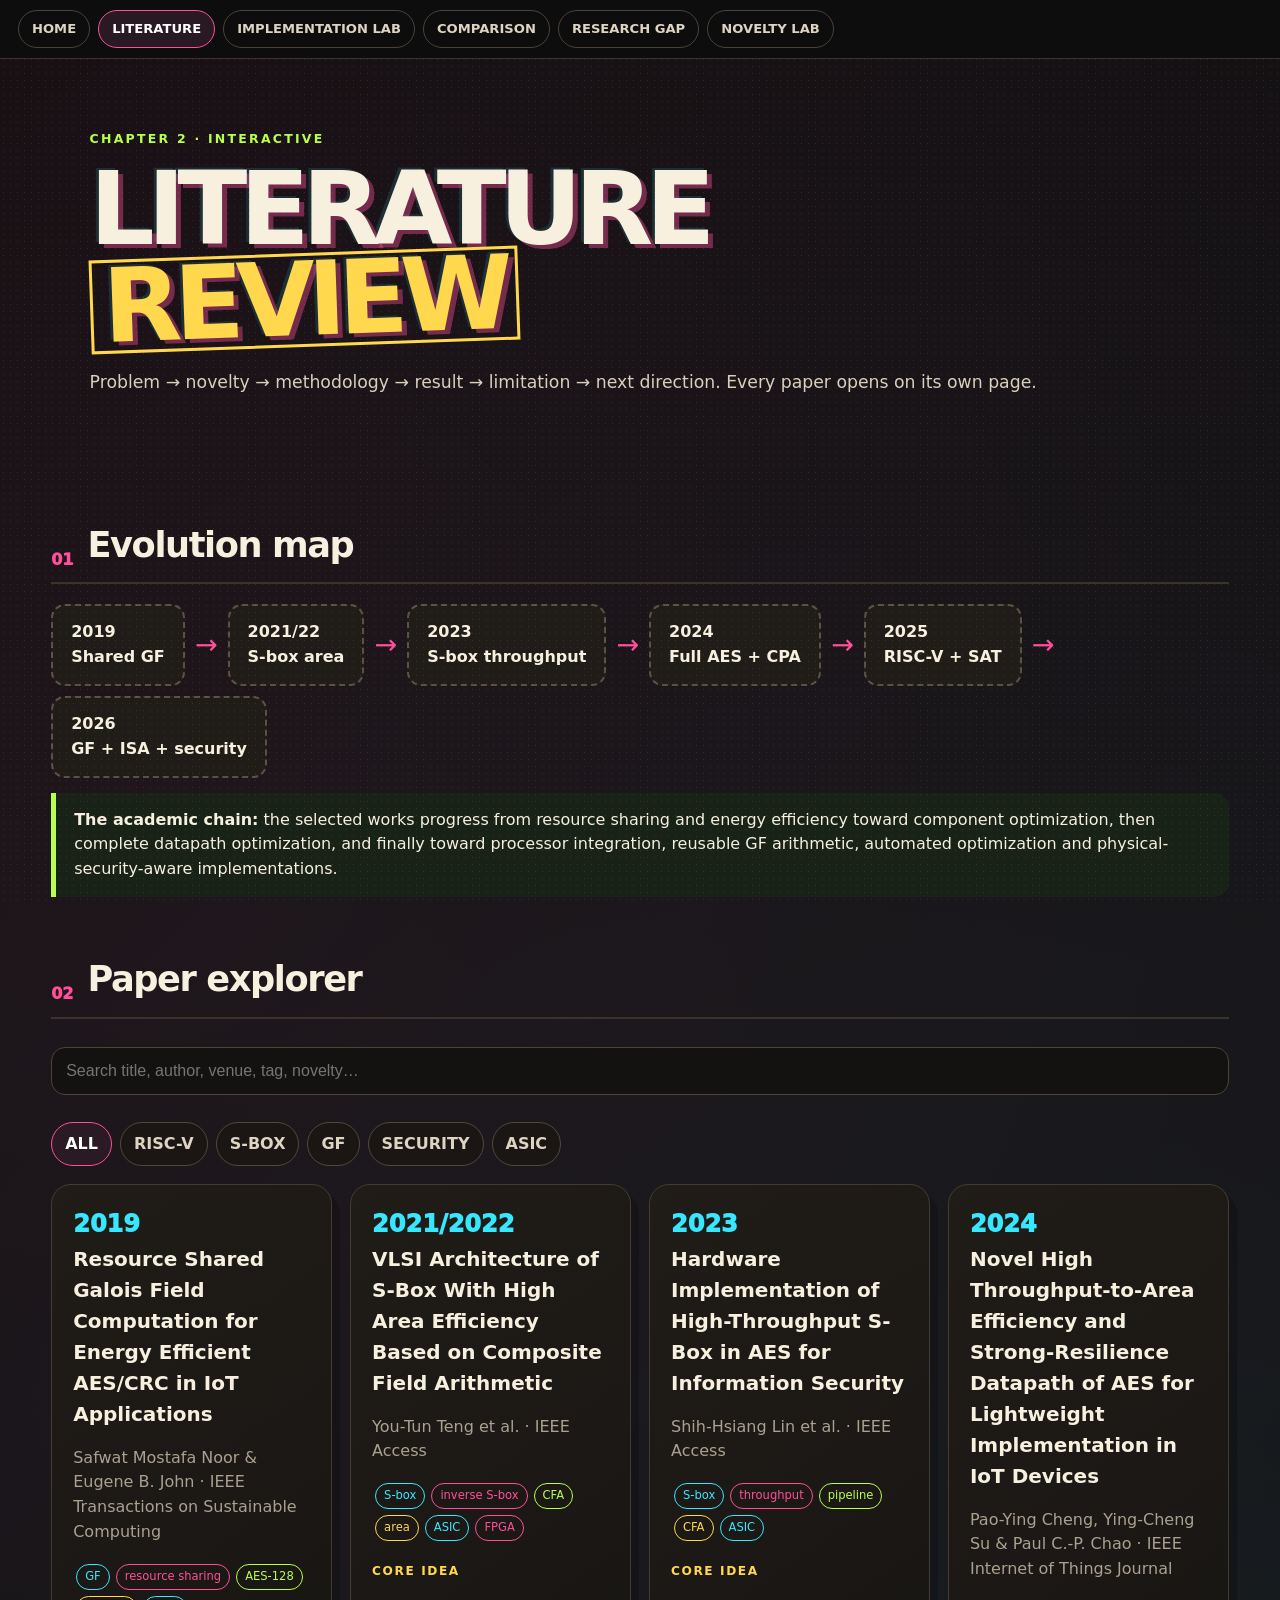
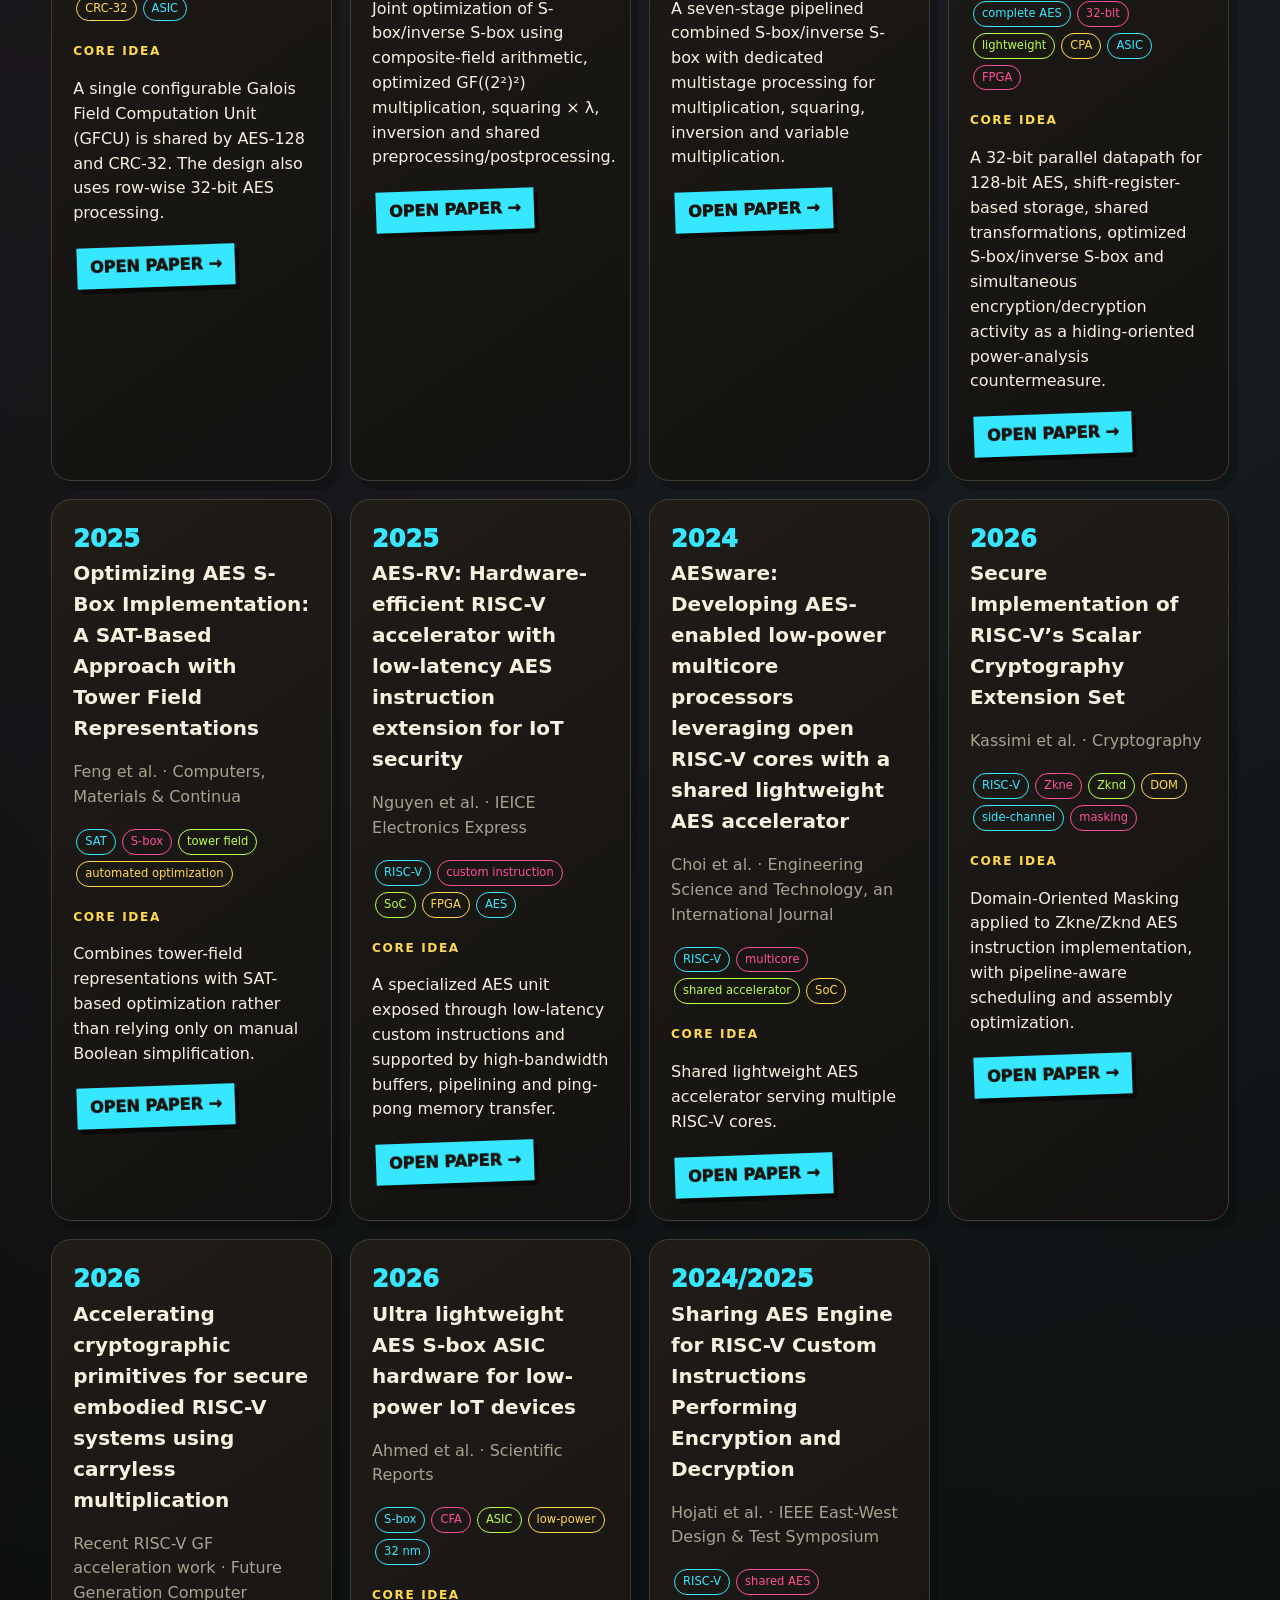
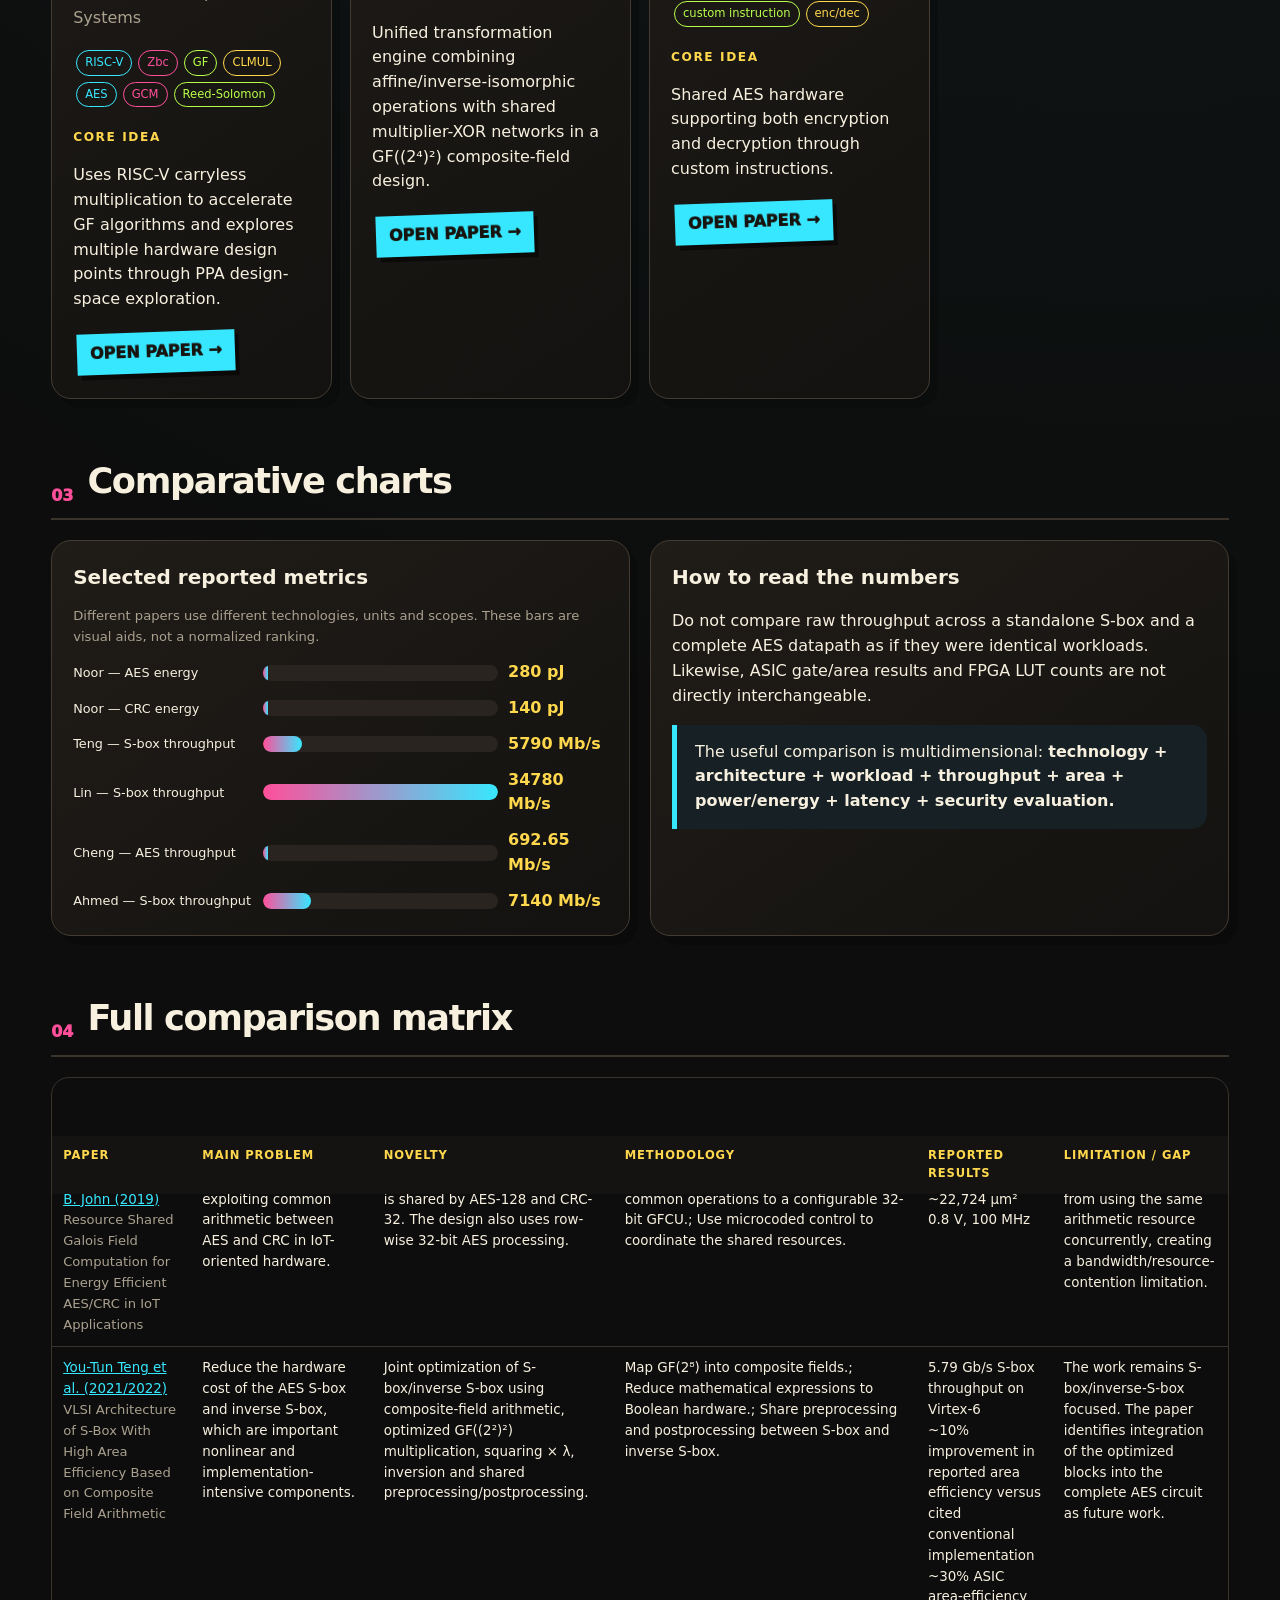
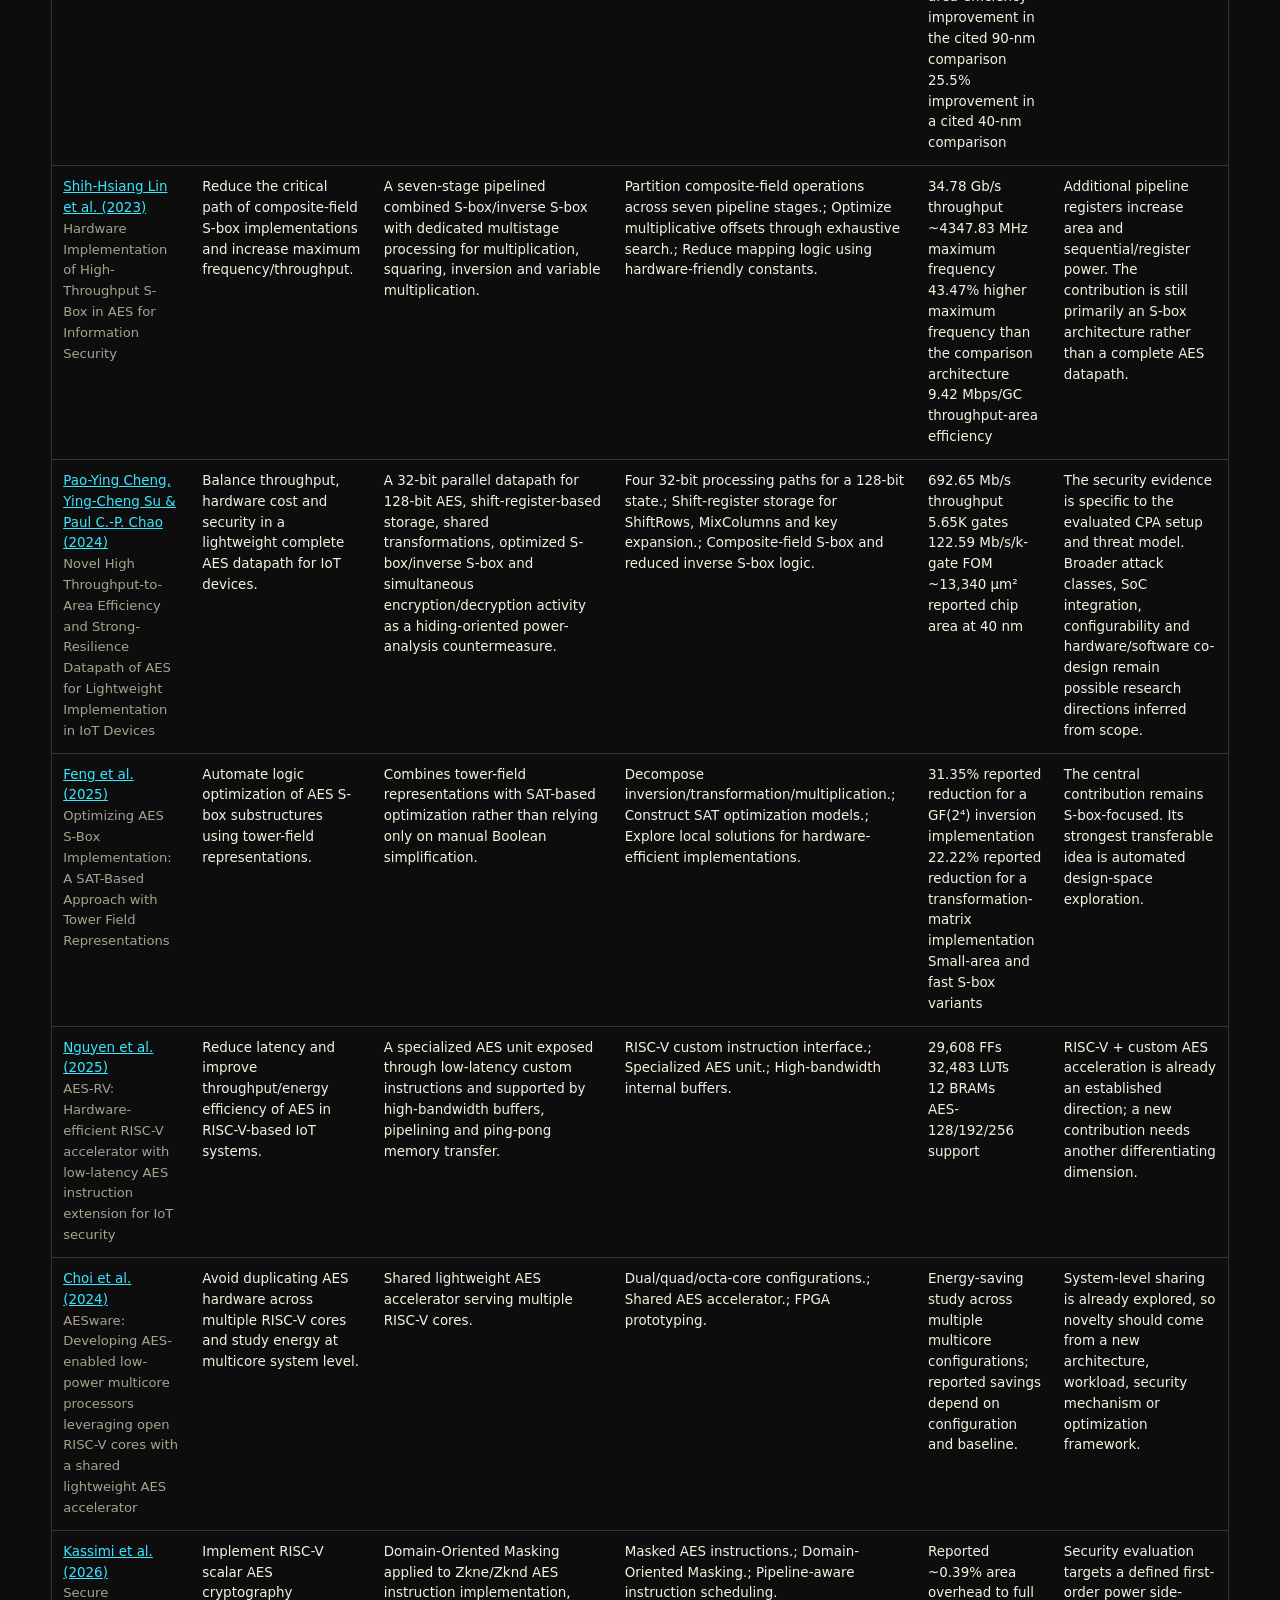
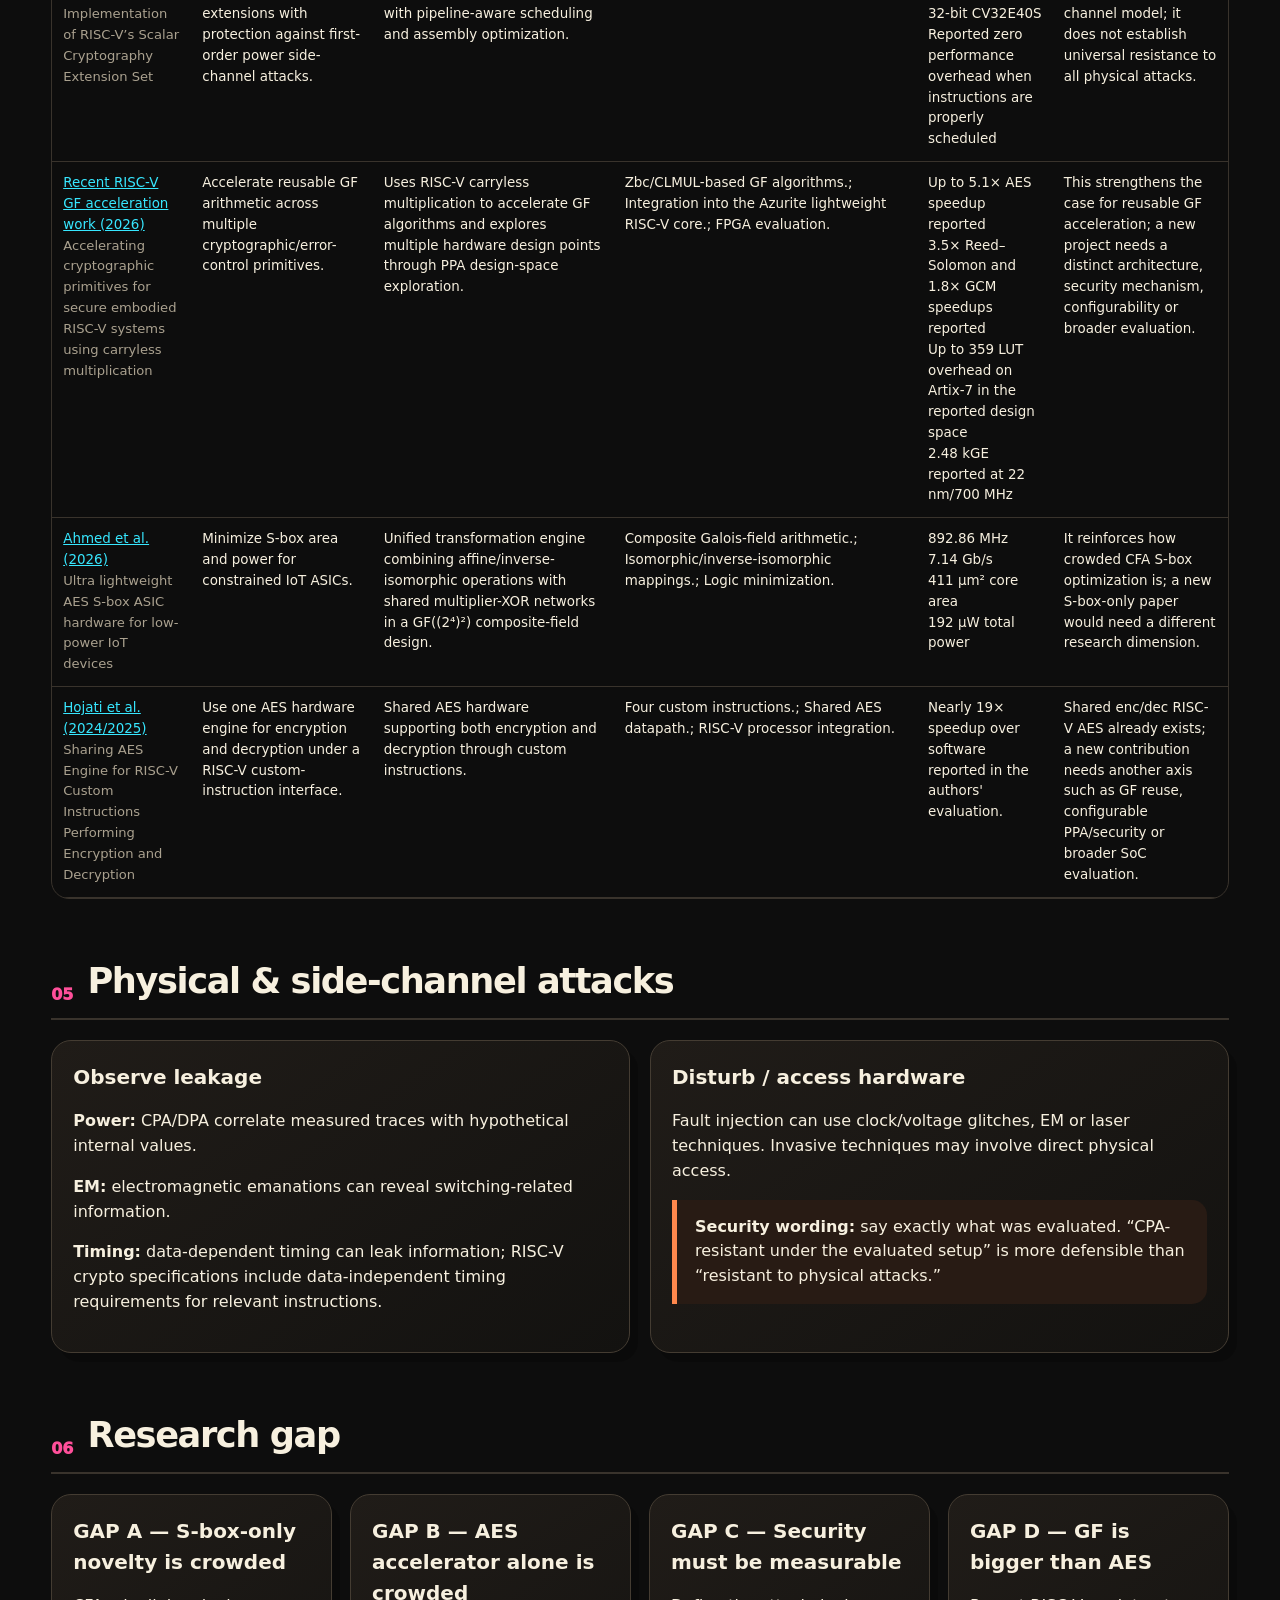
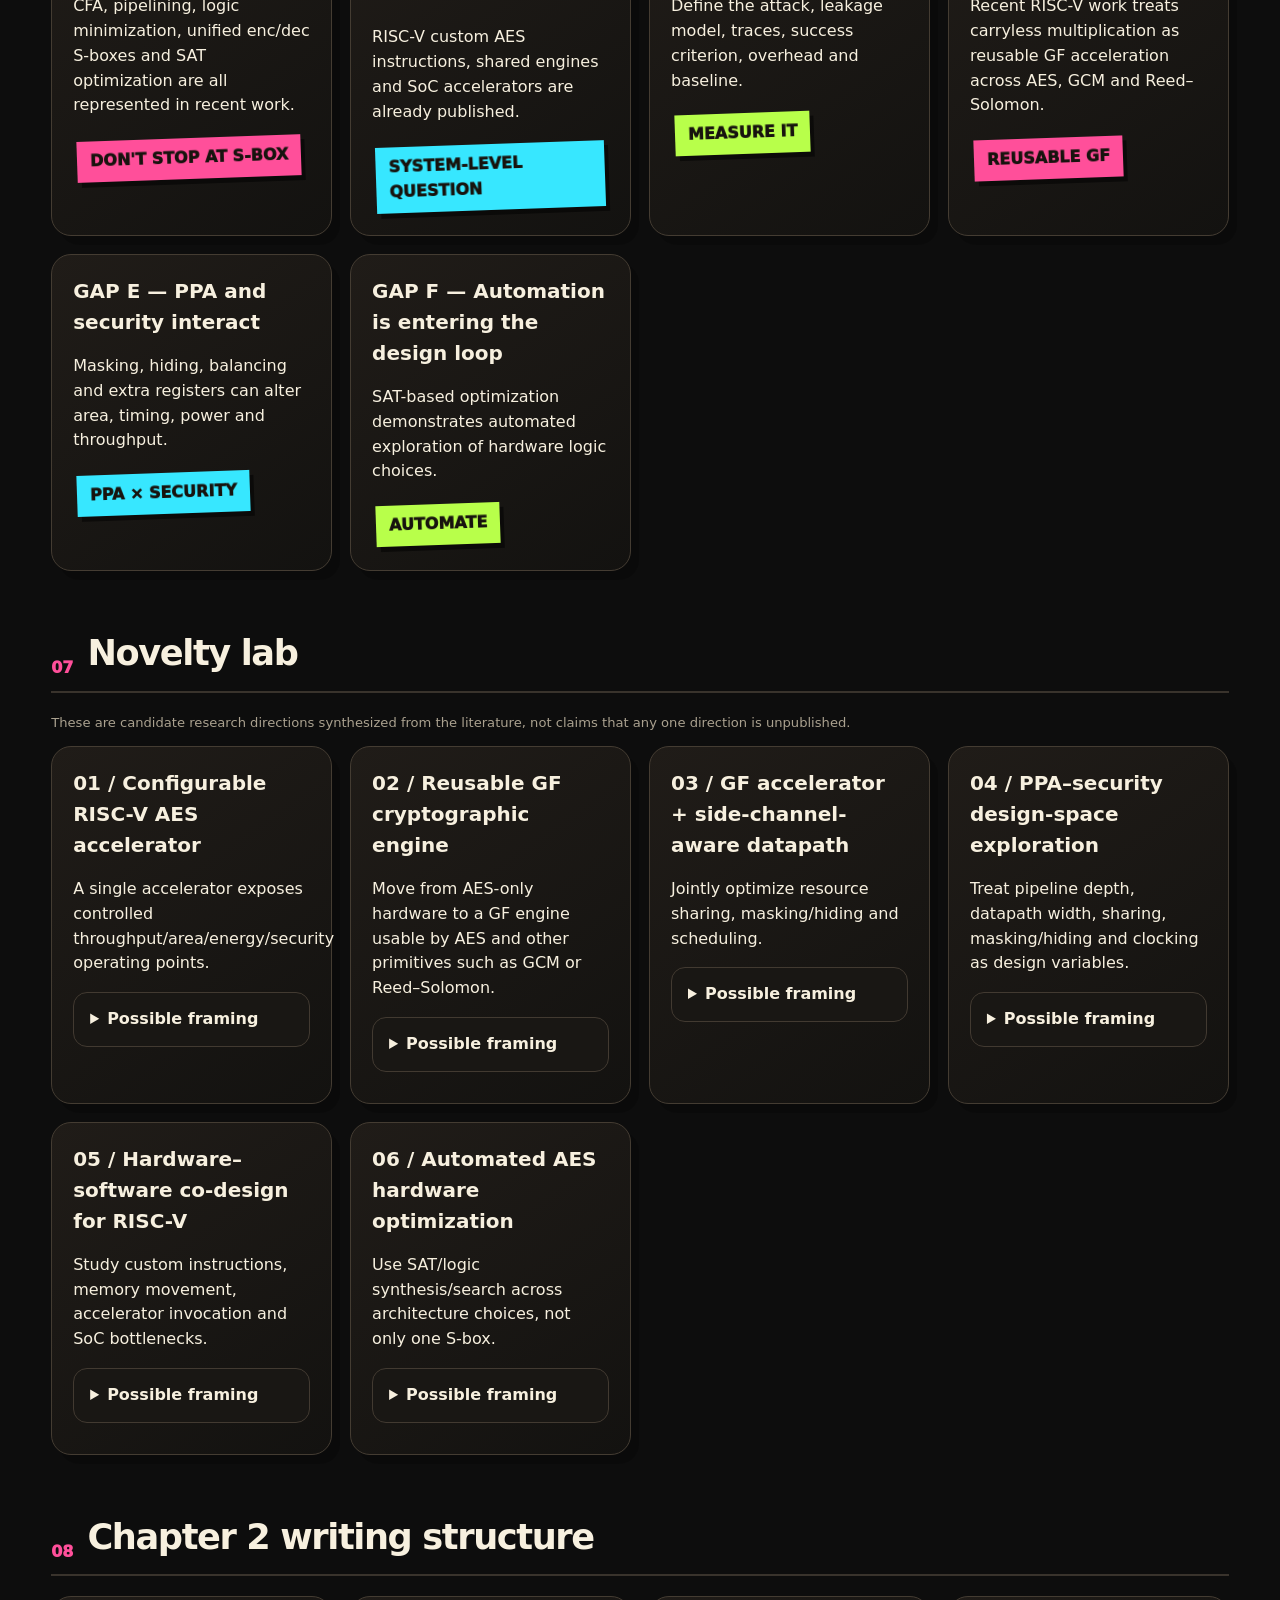
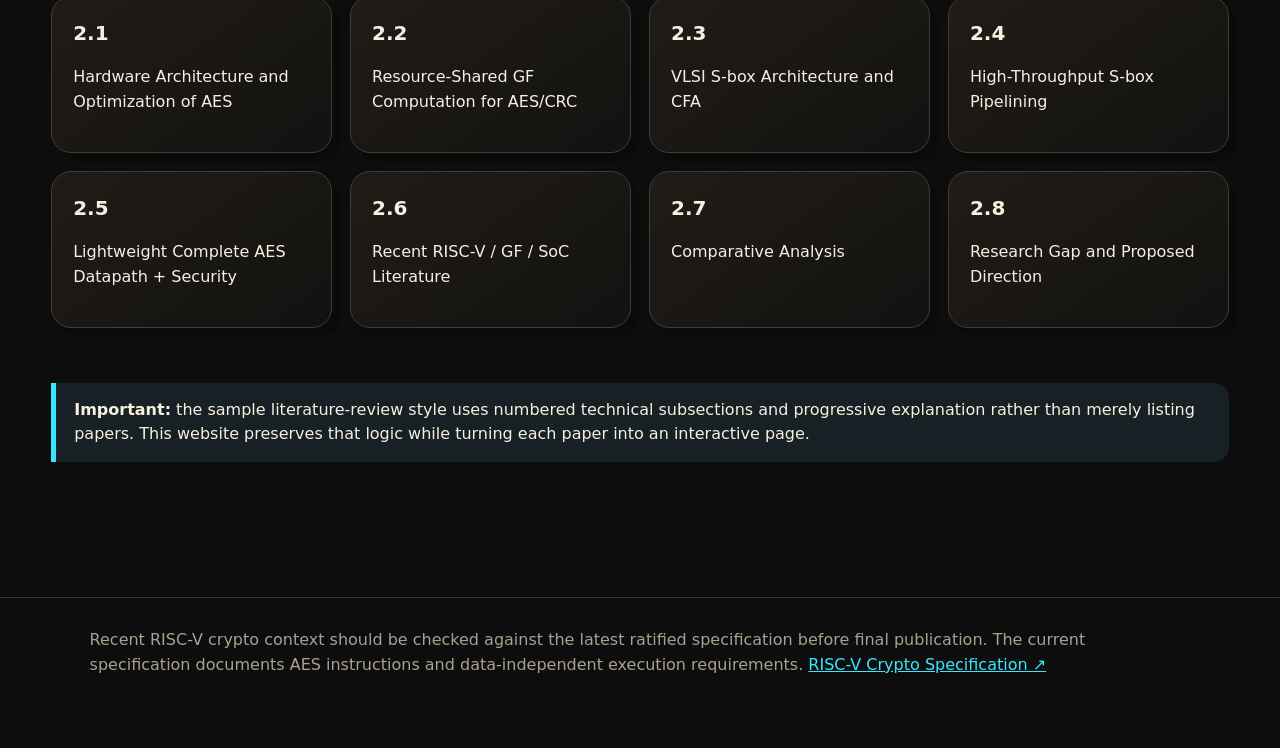
<file: literature.html>
<!doctype html><html><head><meta charset="utf-8"><meta name="viewport" content="width=device-width,initial-scale=1"><title>Literature Review — AES Research Lab</title><link rel="stylesheet" href="styles.css"></head><body>
<nav class="nav"></nav><header class="hero"><div class="kicker">Chapter 2 · interactive</div><h1>LITERATURE<br><span class="marker">REVIEW</span></h1><p class="lead">Problem → novelty → methodology → result → limitation → next direction. Every paper opens on its own page.</p></header>
<main class="wrap">
<section class="section"><div class="sectitle"><span class="num">01</span><h2>Evolution map</h2></div><div class="flow"><div class="node">2019<br>Shared GF</div><div class="arrow">→</div><div class="node">2021/22<br>S-box area</div><div class="arrow">→</div><div class="node">2023<br>S-box throughput</div><div class="arrow">→</div><div class="node">2024<br>Full AES + CPA</div><div class="arrow">→</div><div class="node">2025<br>RISC-V + SAT</div><div class="arrow">→</div><div class="node">2026<br>GF + ISA + security</div></div>
<div class="callout good"><b>The academic chain:</b> the selected works progress from resource sharing and energy efficiency toward component optimization, then complete datapath optimization, and finally toward processor integration, reusable GF arithmetic, automated optimization and physical-security-aware implementations.</div></section>
<section class="section"><div class="sectitle"><span class="num">02</span><h2>Paper explorer</h2></div>
<input id="search" class="search" placeholder="Search title, author, venue, tag, novelty…">
<div class="filters"><button class="active" data-filter="all">ALL</button><button data-filter="risc-v">RISC-V</button><button data-filter="s-box">S-BOX</button><button data-filter="gf">GF</button><button data-filter="security">SECURITY</button><button data-filter="asic">ASIC</button></div>
<div id="papers" class="grid"></div></section>
<section class="section" id="charts"><div class="sectitle"><span class="num">03</span><h2>Comparative charts</h2></div>
<div class="two"><div class="card"><h3>Selected reported metrics</h3><p class="small">Different papers use different technologies, units and scopes. These bars are visual aids, not a normalized ranking.</p><div id="bars" class="barbox"></div></div>
<div class="card"><h3>How to read the numbers</h3><p>Do not compare raw throughput across a standalone S-box and a complete AES datapath as if they were identical workloads. Likewise, ASIC gate/area results and FPGA LUT counts are not directly interchangeable.</p><div class="callout">The useful comparison is multidimensional: <b>technology + architecture + workload + throughput + area + power/energy + latency + security evaluation.</b></div></div></div></section>
<section class="section" id="matrix"><div class="sectitle"><span class="num">04</span><h2>Full comparison matrix</h2></div><div class="tablewrap"><table><thead><tr><th>Paper</th><th>Main problem</th><th>Novelty</th><th>Methodology</th><th>Reported results</th><th>Limitation / gap</th></tr></thead><tbody id="matrixBody"></tbody></table></div></section>
<section class="section" id="attacks"><div class="sectitle"><span class="num">05</span><h2>Physical & side-channel attacks</h2></div><div class="two"><div class="card"><h3>Observe leakage</h3><p><b>Power:</b> CPA/DPA correlate measured traces with hypothetical internal values.</p><p><b>EM:</b> electromagnetic emanations can reveal switching-related information.</p><p><b>Timing:</b> data-dependent timing can leak information; RISC-V crypto specifications include data-independent timing requirements for relevant instructions.</p></div><div class="card"><h3>Disturb / access hardware</h3><p>Fault injection can use clock/voltage glitches, EM or laser techniques. Invasive techniques may involve direct physical access.</p><div class="callout warn"><b>Security wording:</b> say exactly what was evaluated. “CPA-resistant under the evaluated setup” is more defensible than “resistant to physical attacks.”</div></div></div></section>
<section class="section" id="gap"><div class="sectitle"><span class="num">06</span><h2>Research gap</h2></div><div id="gapGrid" class="grid"></div></section>
<section class="section" id="novelty"><div class="sectitle"><span class="num">07</span><h2>Novelty lab</h2></div><p class="small">These are candidate research directions synthesized from the literature, not claims that any one direction is unpublished.</p><div id="noveltyGrid" class="grid"></div></section>
<section class="section"><div class="sectitle"><span class="num">08</span><h2>Chapter 2 writing structure</h2></div><div class="grid">
<div class="card"><h3>2.1</h3><p>Hardware Architecture and Optimization of AES</p></div><div class="card"><h3>2.2</h3><p>Resource-Shared GF Computation for AES/CRC</p></div><div class="card"><h3>2.3</h3><p>VLSI S-box Architecture and CFA</p></div><div class="card"><h3>2.4</h3><p>High-Throughput S-box Pipelining</p></div><div class="card"><h3>2.5</h3><p>Lightweight Complete AES Datapath + Security</p></div><div class="card"><h3>2.6</h3><p>Recent RISC-V / GF / SoC Literature</p></div><div class="card"><h3>2.7</h3><p>Comparative Analysis</p></div><div class="card"><h3>2.8</h3><p>Research Gap and Proposed Direction</p></div></div></section>
<section class="section"><div class="callout"><b>Important:</b> the sample literature-review style uses numbered technical subsections and progressive explanation rather than merely listing papers. This website preserves that logic while turning each paper into an interactive page.</div></section>
</main><footer>Recent RISC-V crypto context should be checked against the latest ratified specification before final publication. The current specification documents AES instructions and data-independent execution requirements. <a href="https://docs.riscv.org/reference/isa/extensions/crypto-vector/" target="_blank">RISC-V Crypto Specification ↗</a></footer>
<script src="data.js"></script><script src="app.js"></script></body></html>
</file>
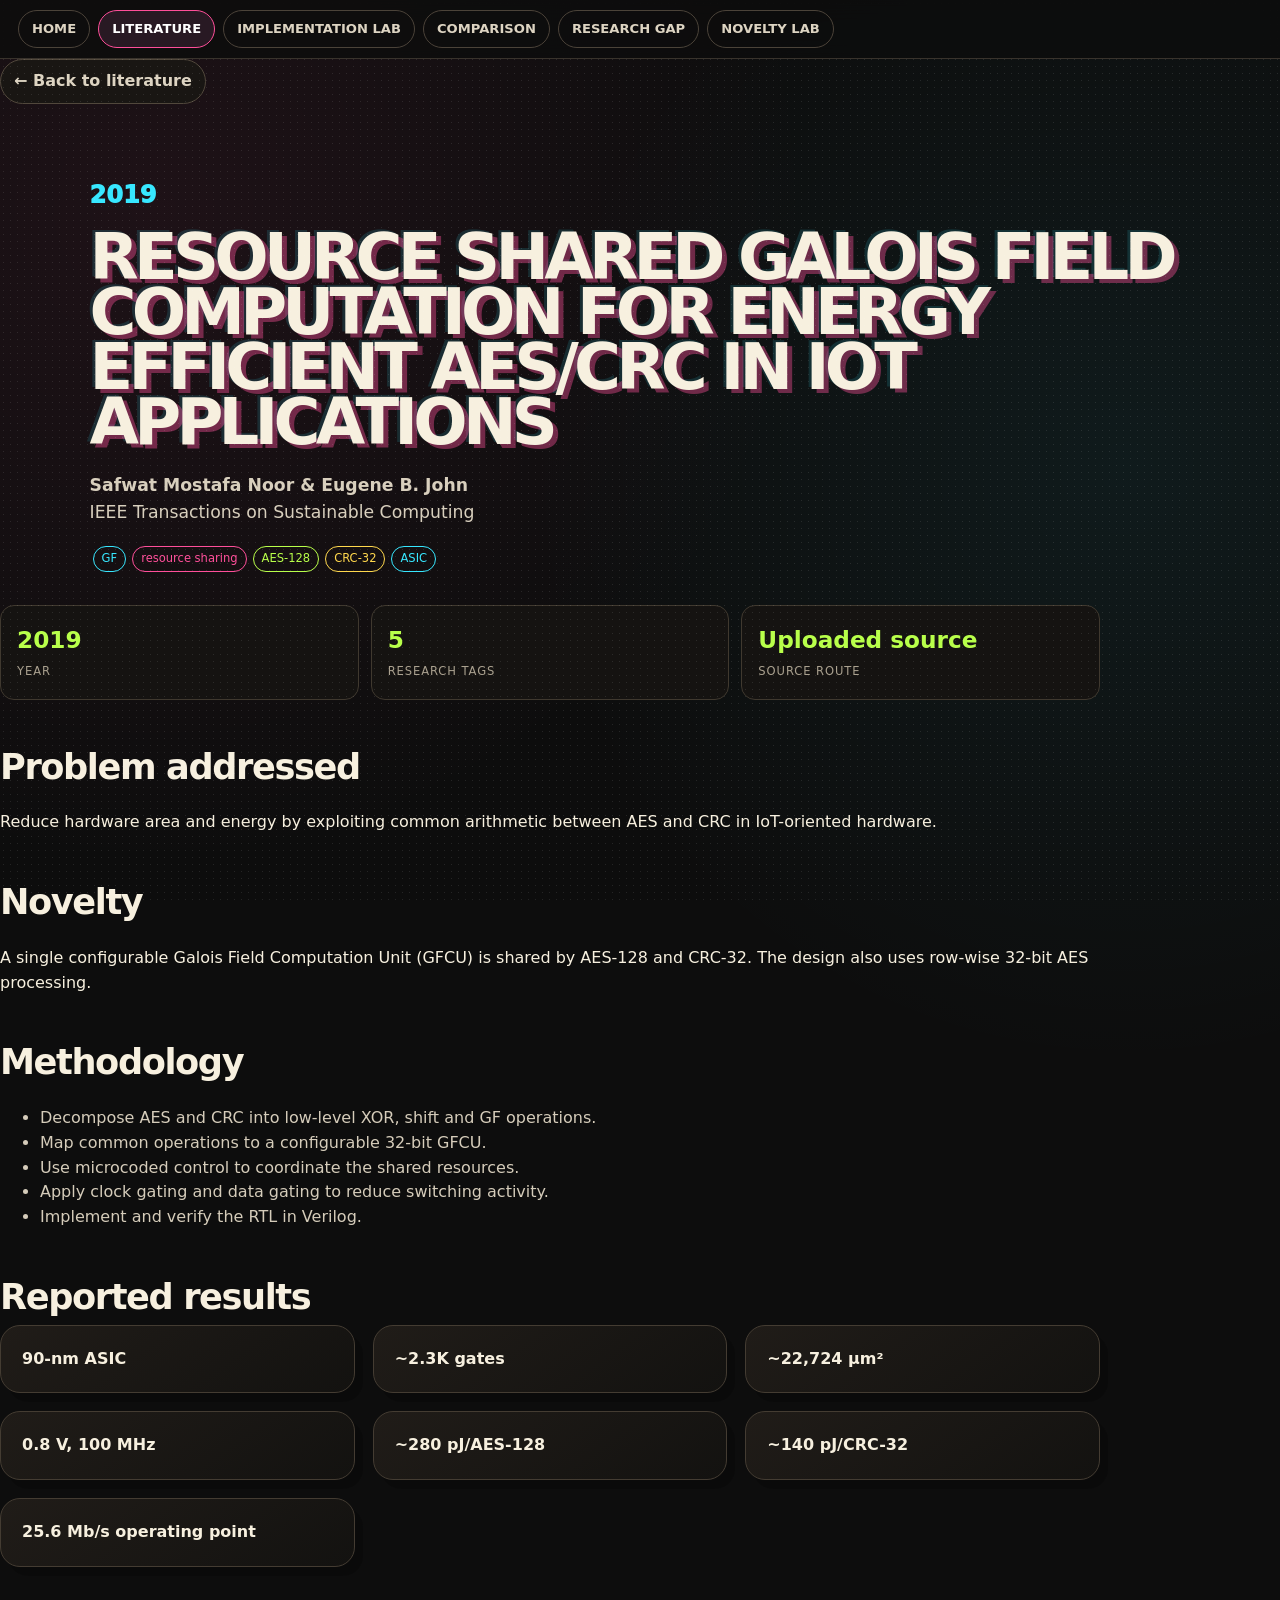
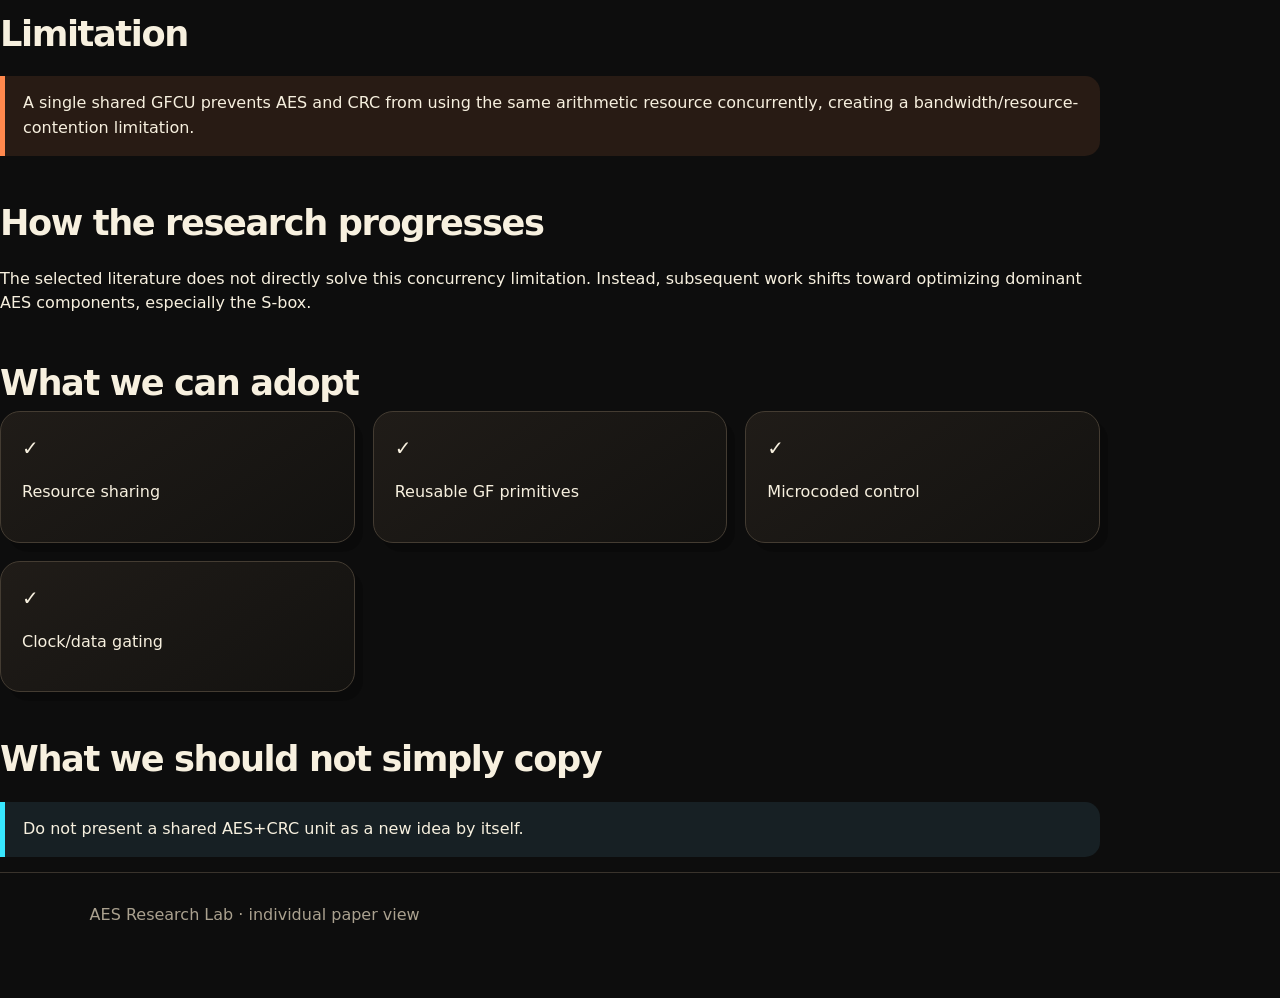
<file: paper.html>
<!doctype html><html><head><meta charset="utf-8"><meta name="viewport" content="width=device-width,initial-scale=1"><title>Paper — AES Literature Lab</title><link rel="stylesheet" href="styles.css"></head><body>
<nav class="nav"></nav><main id="paper"></main><footer>AES Research Lab · individual paper view</footer><script src="data.js"></script><script src="app.js"></script></body></html>
</file>
<file: styles.css>
:root{
--bg:#0d0d0d;--paper:#171513;--paper2:#201c18;--ink:#f7f0df;--muted:#aaa18f;
--pink:#ff4f9a;--cyan:#37e7ff;--lime:#b8ff4a;--yellow:#ffd84d;--orange:#ff884d;
--line:#39332c;--shadow:#0009;
}
*{box-sizing:border-box}html{scroll-behavior:smooth}body{margin:0;background:
radial-gradient(circle at 12% 8%,#ff4f9a12,transparent 25%),
radial-gradient(circle at 88% 18%,#37e7ff10,transparent 25%),var(--bg);
color:var(--ink);font-family:Inter,system-ui,-apple-system,Segoe UI,sans-serif;line-height:1.55}
body:before{content:"";position:fixed;inset:0;pointer-events:none;opacity:.1;background-image:radial-gradient(#fff .5px,transparent .5px);background-size:7px 7px}
a{color:var(--cyan)}button{font:inherit}
.nav{position:sticky;top:0;z-index:50;display:flex;gap:8px;overflow:auto;padding:10px 18px;background:#0d0d0ddd;backdrop-filter:blur(12px);border-bottom:1px solid var(--line)}
.nav a{white-space:nowrap;text-decoration:none;color:#ddd4c2;border:1px solid #4b4339;border-radius:999px;padding:8px 13px;font-size:.82rem;font-weight:800}
.nav a:hover,.nav a.active{border-color:var(--pink);color:#fff;background:#281923}
.wrap{max-width:1450px;margin:auto;padding:0 4vw 80px}
.hero{padding:70px 7vw 50px;position:relative;overflow:hidden}.scribble{position:absolute;right:4vw;top:35px;font-size:clamp(4rem,9vw,9rem);font-weight:1000;line-height:.8;opacity:.07;transform:rotate(-11deg)}
.kicker{color:var(--lime);font-weight:900;letter-spacing:.18em;text-transform:uppercase;font-size:.78rem}
h1{font-size:clamp(3.2rem,8vw,8rem);line-height:.86;letter-spacing:-.075em;text-transform:uppercase;margin:16px 0 22px;text-shadow:5px 4px 0 #ff4f9a66,-3px -2px 0 #37e7ff22}
h1 .marker{border:3px solid var(--yellow);color:var(--yellow);padding:0 10px;display:inline-block;transform:rotate(-2deg)}
h2{font-size:2.2rem;letter-spacing:-.04em;margin:0}.lead{max-width:1000px;color:#d8cfbd;font-size:1.08rem}
.stickers{margin-top:20px}.sticker{display:inline-block;padding:8px 13px;background:var(--yellow);color:#17130e;font-weight:1000;transform:rotate(-2deg);box-shadow:4px 5px 0 #0008;margin:4px}.pink{background:var(--pink)!important}.cyan{background:var(--cyan)!important}.lime{background:var(--lime)!important}
.section{margin:55px 0}.sectitle{display:flex;align-items:end;gap:14px;border-bottom:2px solid var(--line);padding-bottom:10px;margin-bottom:20px}.num{color:var(--pink);font-weight:1000}
.grid{display:grid;grid-template-columns:repeat(auto-fit,minmax(280px,1fr));gap:18px}.two{display:grid;grid-template-columns:1fr 1fr;gap:20px}
.card,.note{background:linear-gradient(145deg,var(--paper2),#131210);border:1px solid #443c32;border-radius:20px;padding:21px;box-shadow:8px 9px 0 #0003}
.card{transition:.2s}.card:hover{transform:translateY(-4px);border-color:var(--cyan);box-shadow:0 14px 30px #0008}
.card h3{margin:0 0 8px;font-size:1.25rem}.card h4{color:var(--yellow);font-size:.76rem;letter-spacing:.13em;text-transform:uppercase;margin:18px 0 6px}.muted{color:var(--muted)}.small{font-size:.82rem;color:var(--muted)}
.tag{display:inline-block;border:1px solid #5b5246;border-radius:999px;padding:3px 8px;margin:3px;font-size:.72rem}.tag.c{border-color:var(--cyan);color:var(--cyan)}.tag.p{border-color:var(--pink);color:var(--pink)}.tag.l{border-color:var(--lime);color:var(--lime)}.tag.y{border-color:var(--yellow);color:var(--yellow)}
.callout{border-left:5px solid var(--cyan);background:#172024;padding:15px 18px;border-radius:0 15px 15px 0;margin:15px 0}.callout.good{border-color:var(--lime);background:#192216}.callout.warn{border-color:var(--orange);background:#281b14}
.flow{display:flex;flex-wrap:wrap;align-items:center;gap:10px}.node{padding:14px 18px;background:#201c18;border:2px dashed #5b5246;border-radius:14px;font-weight:900}.arrow{font-size:1.7rem;color:var(--pink)}
.timeline{position:relative}.timeline:before{content:"";position:absolute;left:25px;top:0;bottom:0;width:3px;background:linear-gradient(var(--pink),var(--cyan),var(--lime))}.titem{display:grid;grid-template-columns:55px 1fr;gap:18px;margin:25px 0}.dot{width:50px;height:50px;border-radius:50%;display:grid;place-items:center;background:#171512;border:3px solid var(--yellow);color:var(--yellow);font-weight:1000;z-index:2}.year{color:var(--cyan);font-size:1.5rem;font-weight:1000}
.tablewrap{overflow:auto;border:1px solid var(--line);border-radius:18px}.tablewrap table{width:100%;min-width:1100px;border-collapse:collapse;font-size:.84rem}.tablewrap th,.tablewrap td{border-bottom:1px solid #39332c;padding:11px;text-align:left;vertical-align:top}.tablewrap th{color:var(--yellow);background:#151311;position:sticky;top:58px;font-size:.72rem;text-transform:uppercase;letter-spacing:.08em}
.filters{display:flex;gap:8px;flex-wrap:wrap;margin:12px 0 18px}.filters button,.back{background:#191613;color:#ddd4c2;border:1px solid #51483c;border-radius:999px;padding:9px 13px;cursor:pointer;font-weight:800;text-decoration:none;display:inline-block}.filters button.active,.filters button:hover{border-color:var(--pink);background:#291a23;color:white}
.search{width:100%;background:#141210;border:1px solid #4c4439;border-radius:14px;color:white;padding:14px;font-size:1rem;margin:8px 0 15px}
details{border:1px solid #423a31;border-radius:14px;margin:10px 0;background:#191714}summary{cursor:pointer;padding:14px 16px;font-weight:900}details>div{padding:0 16px 16px;color:#d4ccbb}
.statgrid{display:grid;grid-template-columns:repeat(auto-fit,minmax(150px,1fr));gap:12px}.stat{padding:16px;background:#151311;border:1px solid #40392f;border-radius:14px}.stat b{display:block;color:var(--lime);font-size:1.45rem}.stat span{font-size:.72rem;text-transform:uppercase;color:var(--muted);letter-spacing:.08em}
.barbox{display:grid;gap:11px}.barrow{display:grid;grid-template-columns:180px 1fr 100px;gap:10px;align-items:center}.bartrack{height:16px;background:#29241f;border-radius:99px;overflow:hidden}.bar{height:100%;background:linear-gradient(90deg,var(--pink),var(--cyan));border-radius:99px}.barlabel{font-size:.8rem}.value{font-weight:900;color:var(--yellow)}
.paperhero{padding:55px 7vw 30px}.paperhero h1{font-size:clamp(2.2rem,5vw,5.2rem)}.paperbody{max-width:1100px}.paperbody h2{margin-top:40px}.paperbody ul{color:#d5ccba}.crumb{margin-bottom:18px}
.home-options{display:grid;grid-template-columns:1fr 1fr;gap:25px;margin:35px 0}.option{min-height:270px;display:flex;flex-direction:column;justify-content:space-between;text-decoration:none;color:var(--ink);border:2px solid #4b4338;border-radius:28px;padding:30px;background:linear-gradient(145deg,#211d19,#12110f);position:relative;overflow:hidden;transition:.2s}.option:hover{transform:translateY(-7px) rotate(-.3deg);border-color:var(--cyan);box-shadow:0 20px 40px #0009}.option:after{content:"CLICK →";position:absolute;right:25px;bottom:22px;color:var(--yellow);font-weight:1000}.option .big{font-size:clamp(2rem,4vw,4rem);font-weight:1000;letter-spacing:-.06em}.option p{max-width:600px;color:#cfc5b2}
footer{border-top:1px solid var(--line);padding:30px 7vw 70px;color:var(--muted)}
pre{overflow:auto;background:#0a0908;border:1px solid #39332c;border-radius:14px;padding:18px;color:#dcd3c1}.codeplaceholder{border:2px dashed #51483c;padding:25px;border-radius:18px;color:#aaa18f}
@media(max-width:800px){.two,.home-options{grid-template-columns:1fr}.timeline:before{left:20px}.titem{grid-template-columns:45px 1fr}.dot{width:40px;height:40px}.barrow{grid-template-columns:120px 1fr 70px}}
</file>
